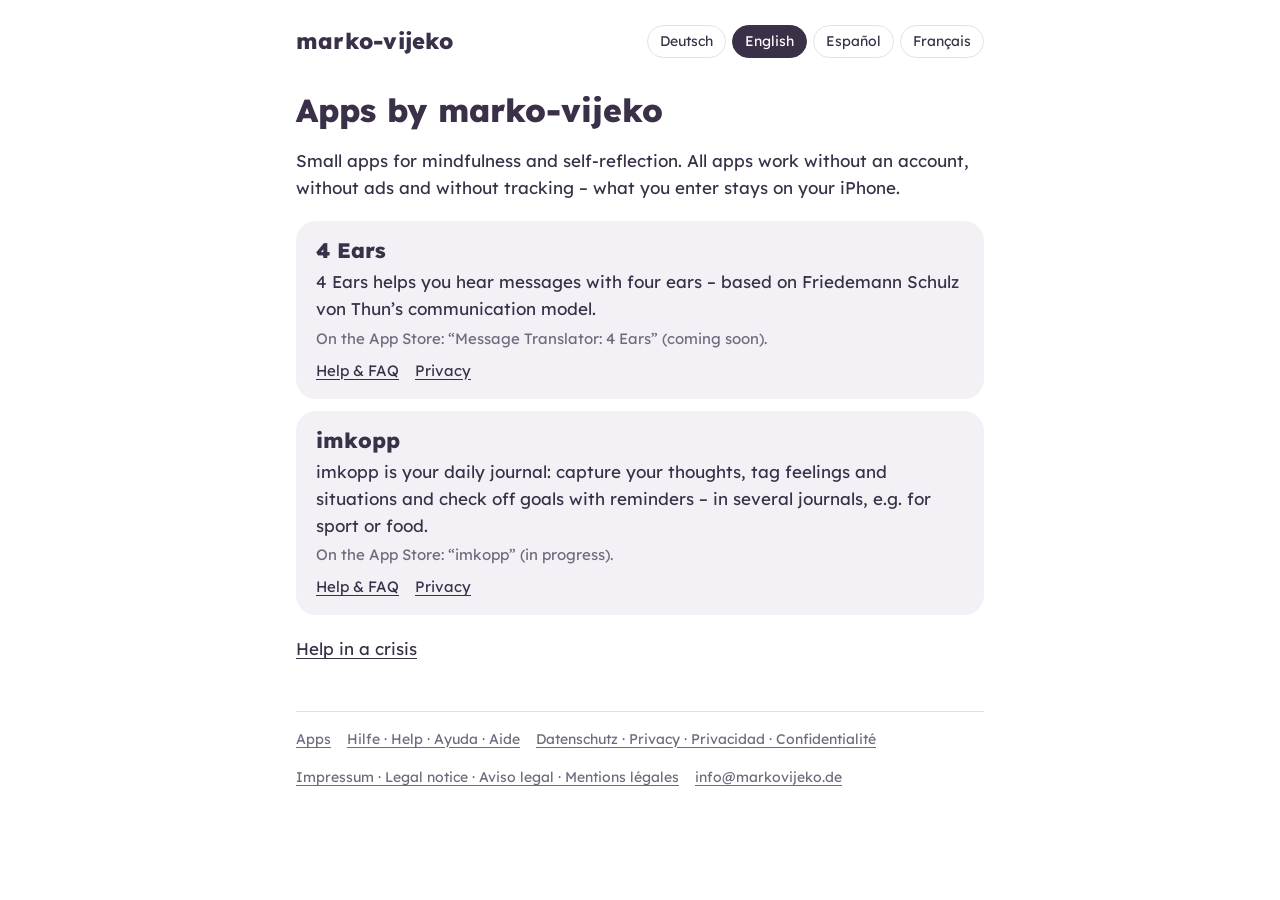
<file: index.html>
<!doctype html>
<html lang="de">
<head>
<meta charset="utf-8">
<meta name="viewport" content="width=device-width, initial-scale=1">
<title>Apps von marko-vijeko – marko-vijeko</title>
<meta name="description" content="Apps von marko-vijeko – Hilfe, Kontakt und Datenschutz.">
<link rel="stylesheet" href="seite.css">
<script src="sprache.js"></script>
</head>
<body>
<main>
  <div class="kopf">
    <a class="marke" href="./">marko-vijeko</a>
    <div class="sprachen" role="group" aria-label="Sprache / Language / Idioma / Langue">
      <button type="button" value="de" aria-pressed="false">Deutsch</button>
      <button type="button" value="en" aria-pressed="false">English</button>
      <button type="button" value="es" aria-pressed="false">Español</button>
      <button type="button" value="fr" aria-pressed="false">Français</button>
    </div>
  </div>

  <article data-lang="de" lang="de">
    <h1>Apps von marko-vijeko</h1>
    <p>Kleine Apps für Achtsamkeit und Selbstreflexion. Alle Apps funktionieren ohne Konto, ohne Werbung und ohne Tracking – was du eingibst, bleibt auf deinem iPhone.</p>
    <div class="apps">
      <div class="app">
        <h2>4 Ears</h2>
        <p>4 Ears hilft dir, Nachrichten mit vier Ohren zu hören – nach dem Kommunikationsmodell von Friedemann Schulz von Thun.</p>
        <p class="klein">Im App Store: „Message Translator: 4 Ears“ (bald verfügbar).</p>
        <nav><a href="hilfe.html?lang=de#4ears">Hilfe &amp; Fragen</a><a href="datenschutz.html?lang=de#4ears">Datenschutz</a></nav>
      </div>
      <div class="app">
        <h2>imkopp</h2>
        <p>imkopp ist dein tägliches Journal: Gedanken festhalten, Gefühle und Situationen zuordnen und Ziele mit Erinnerung abhaken – in mehreren Journalen, z. B. für Sport oder Ernährung.</p>
        <p class="klein">Im App Store: „imkopp“ (in Arbeit).</p>
        <nav><a href="hilfe.html?lang=de#myday">Hilfe &amp; Fragen</a><a href="datenschutz.html?lang=de#myday">Datenschutz</a></nav>
      </div>
      <!-- Weitere Apps hier als eigene Kachel ergänzen. -->
    </div>
    <p><a href="hilfe.html?lang=de#krise">Hilfe in Krisen</a></p>
  </article>

  <article data-lang="en" lang="en">
    <h1>Apps by marko-vijeko</h1>
    <p>Small apps for mindfulness and self-reflection. All apps work without an account, without ads and without tracking – what you enter stays on your iPhone.</p>
    <div class="apps">
      <div class="app">
        <h2>4 Ears</h2>
        <p>4 Ears helps you hear messages with four ears – based on Friedemann Schulz von Thun’s communication model.</p>
        <p class="klein">On the App Store: “Message Translator: 4 Ears” (coming soon).</p>
        <nav><a href="hilfe.html?lang=en#4ears">Help &amp; FAQ</a><a href="datenschutz.html?lang=en#4ears">Privacy</a></nav>
      </div>
      <div class="app">
        <h2>imkopp</h2>
        <p>imkopp is your daily journal: capture your thoughts, tag feelings and situations and check off goals with reminders – in several journals, e.g. for sport or food.</p>
        <p class="klein">On the App Store: “imkopp” (in progress).</p>
        <nav><a href="hilfe.html?lang=en#myday">Help &amp; FAQ</a><a href="datenschutz.html?lang=en#myday">Privacy</a></nav>
      </div>
      <!-- Weitere Apps hier als eigene Kachel ergänzen. -->
    </div>
    <p><a href="hilfe.html?lang=en#krise">Help in a crisis</a></p>
  </article>

  <article data-lang="es" lang="es">
    <h1>Apps de marko-vijeko</h1>
    <p>Pequeñas apps para la atención plena y la autorreflexión. Todas funcionan sin cuenta, sin publicidad y sin rastreo: lo que escribes se queda en tu iPhone.</p>
    <div class="apps">
      <div class="app">
        <h2>4 Ears</h2>
        <p>4 Ears te ayuda a escuchar los mensajes con cuatro orejas, según el modelo de comunicación de Friedemann Schulz von Thun.</p>
        <p class="klein">En el App Store: «Message Translator: 4 Ears» (próximamente).</p>
        <nav><a href="hilfe.html?lang=es#4ears">Ayuda y preguntas</a><a href="datenschutz.html?lang=es#4ears">Privacidad</a></nav>
      </div>
      <div class="app">
        <h2>imkopp</h2>
        <p>imkopp es tu diario: apunta tus pensamientos, asigna sentimientos y situaciones y marca metas con recordatorio, en varios diarios, por ejemplo para deporte o comidas.</p>
        <p class="klein">En el App Store: «imkopp» (en desarrollo).</p>
        <nav><a href="hilfe.html?lang=es#myday">Ayuda y preguntas</a><a href="datenschutz.html?lang=es#myday">Privacidad</a></nav>
      </div>
      <!-- Weitere Apps hier als eigene Kachel ergänzen. -->
    </div>
    <p><a href="hilfe.html?lang=es#krise">Ayuda en una crisis</a></p>
  </article>


  <article data-lang="fr" lang="fr">
    <h1>Apps de marko-vijeko</h1>
    <p>De petites apps pour la pleine conscience et la réflexion sur soi. Toutes fonctionnent sans compte, sans publicité et sans pistage – ce que tu saisis reste sur ton iPhone.</p>
    <div class="apps">
      <div class="app">
        <h2>4 Ears</h2>
        <p>4 Ears t’aide à entendre les messages avec quatre oreilles – d’après le modèle de communication de Friedemann Schulz von Thun.</p>
        <p class="klein">Sur l’App Store : « Message Translator: 4 Ears » (bientôt).</p>
        <nav><a href="hilfe.html?lang=fr#4ears">Aide &amp; FAQ</a><a href="datenschutz.html?lang=fr#4ears">Confidentialité</a></nav>
      </div>
      <div class="app">
        <h2>imkopp</h2>
        <p>imkopp est ton journal du quotidien : note tes pensées, indique tes sentiments et situations et coche tes objectifs avec des rappels – dans plusieurs journaux, par ex. pour le sport ou l’alimentation.</p>
        <p class="klein">Sur l’App Store : « imkopp » (en cours).</p>
        <nav><a href="hilfe.html?lang=fr#myday">Aide &amp; FAQ</a><a href="datenschutz.html?lang=fr#myday">Confidentialité</a></nav>
      </div>
      <!-- Weitere Apps hier als eigene Kachel ergänzen. -->
    </div>
    <p><a href="hilfe.html?lang=fr#krise">Aide en cas de crise</a></p>
  </article>
  <footer>
    <a href="./">Apps</a>
    <a href="hilfe.html">Hilfe · Help · Ayuda · Aide</a>
    <a href="datenschutz.html">Datenschutz · Privacy · Privacidad · Confidentialité</a>
    <a href="impressum.html">Impressum · Legal notice · Aviso legal · Mentions légales</a>
    <a href="mailto:info@markovijeko.de">info@markovijeko.de</a>
  </footer>
</main>
</body>
</html>
</file>
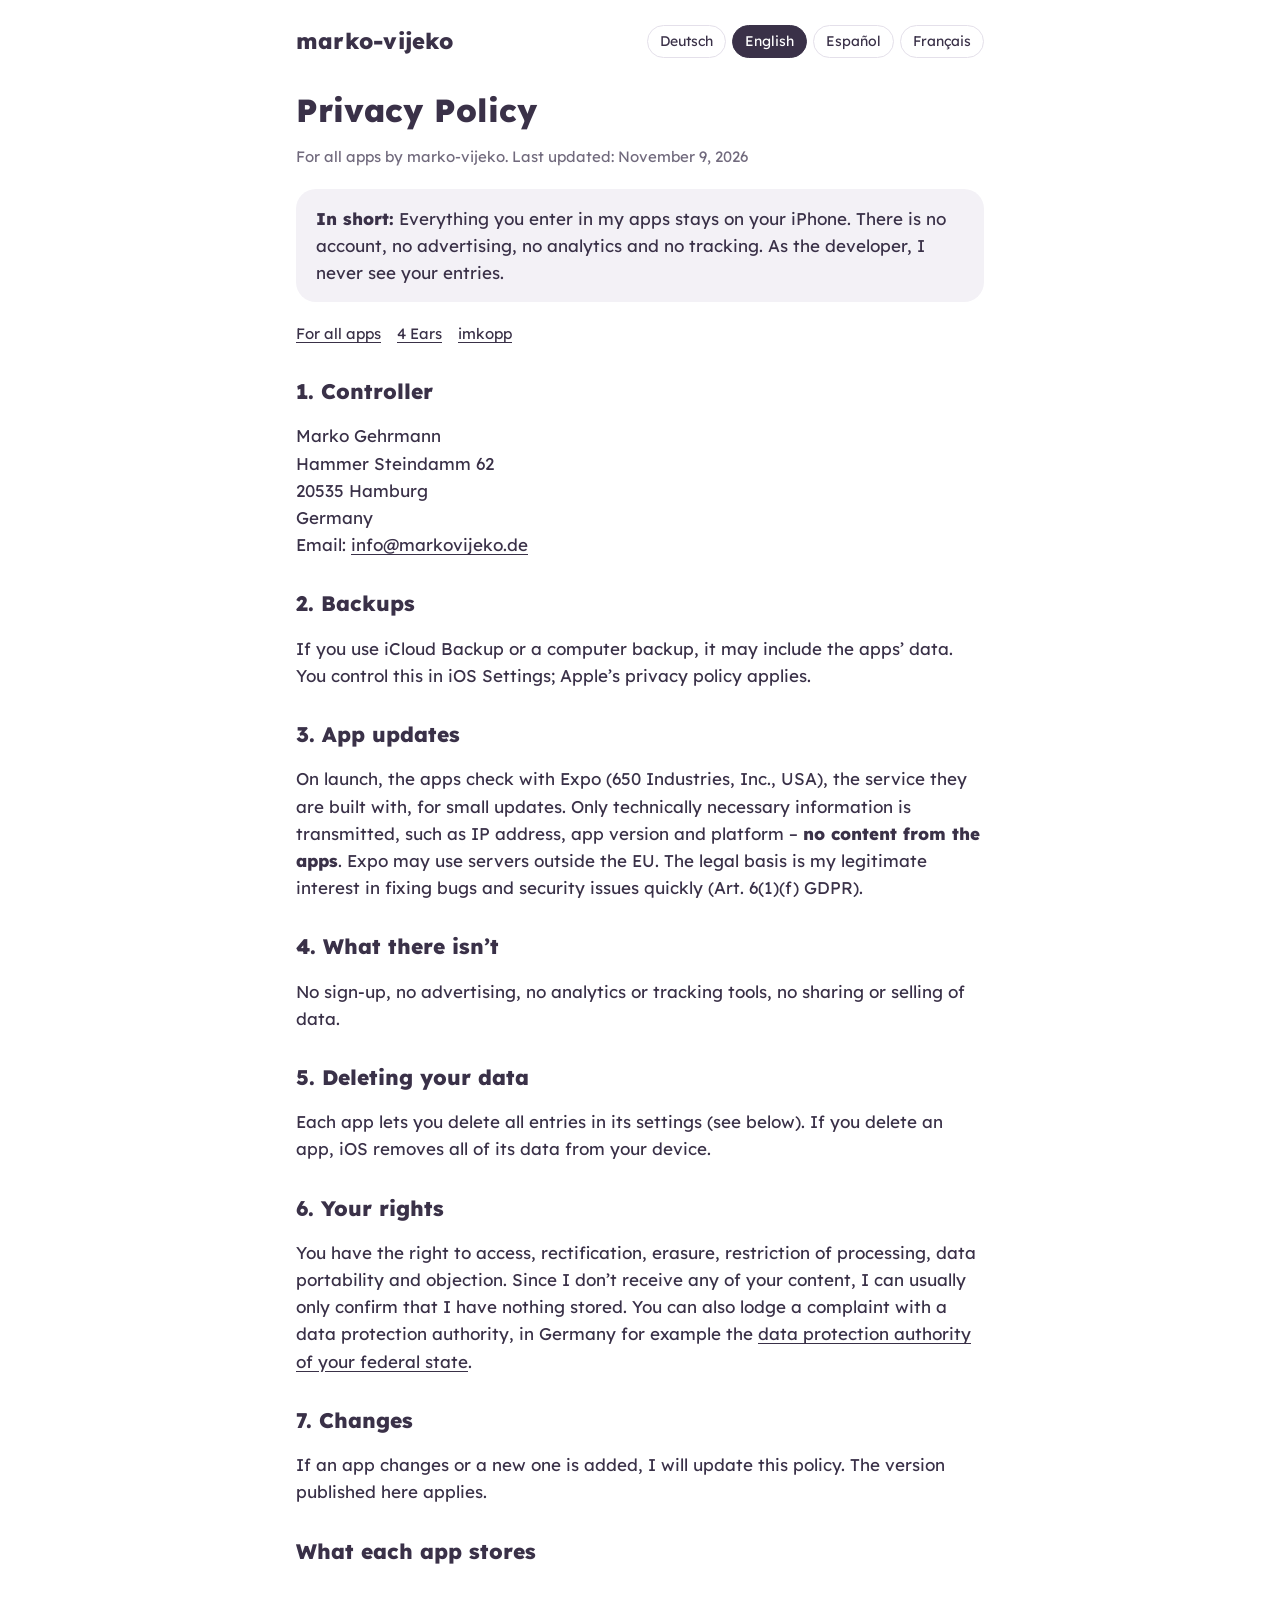
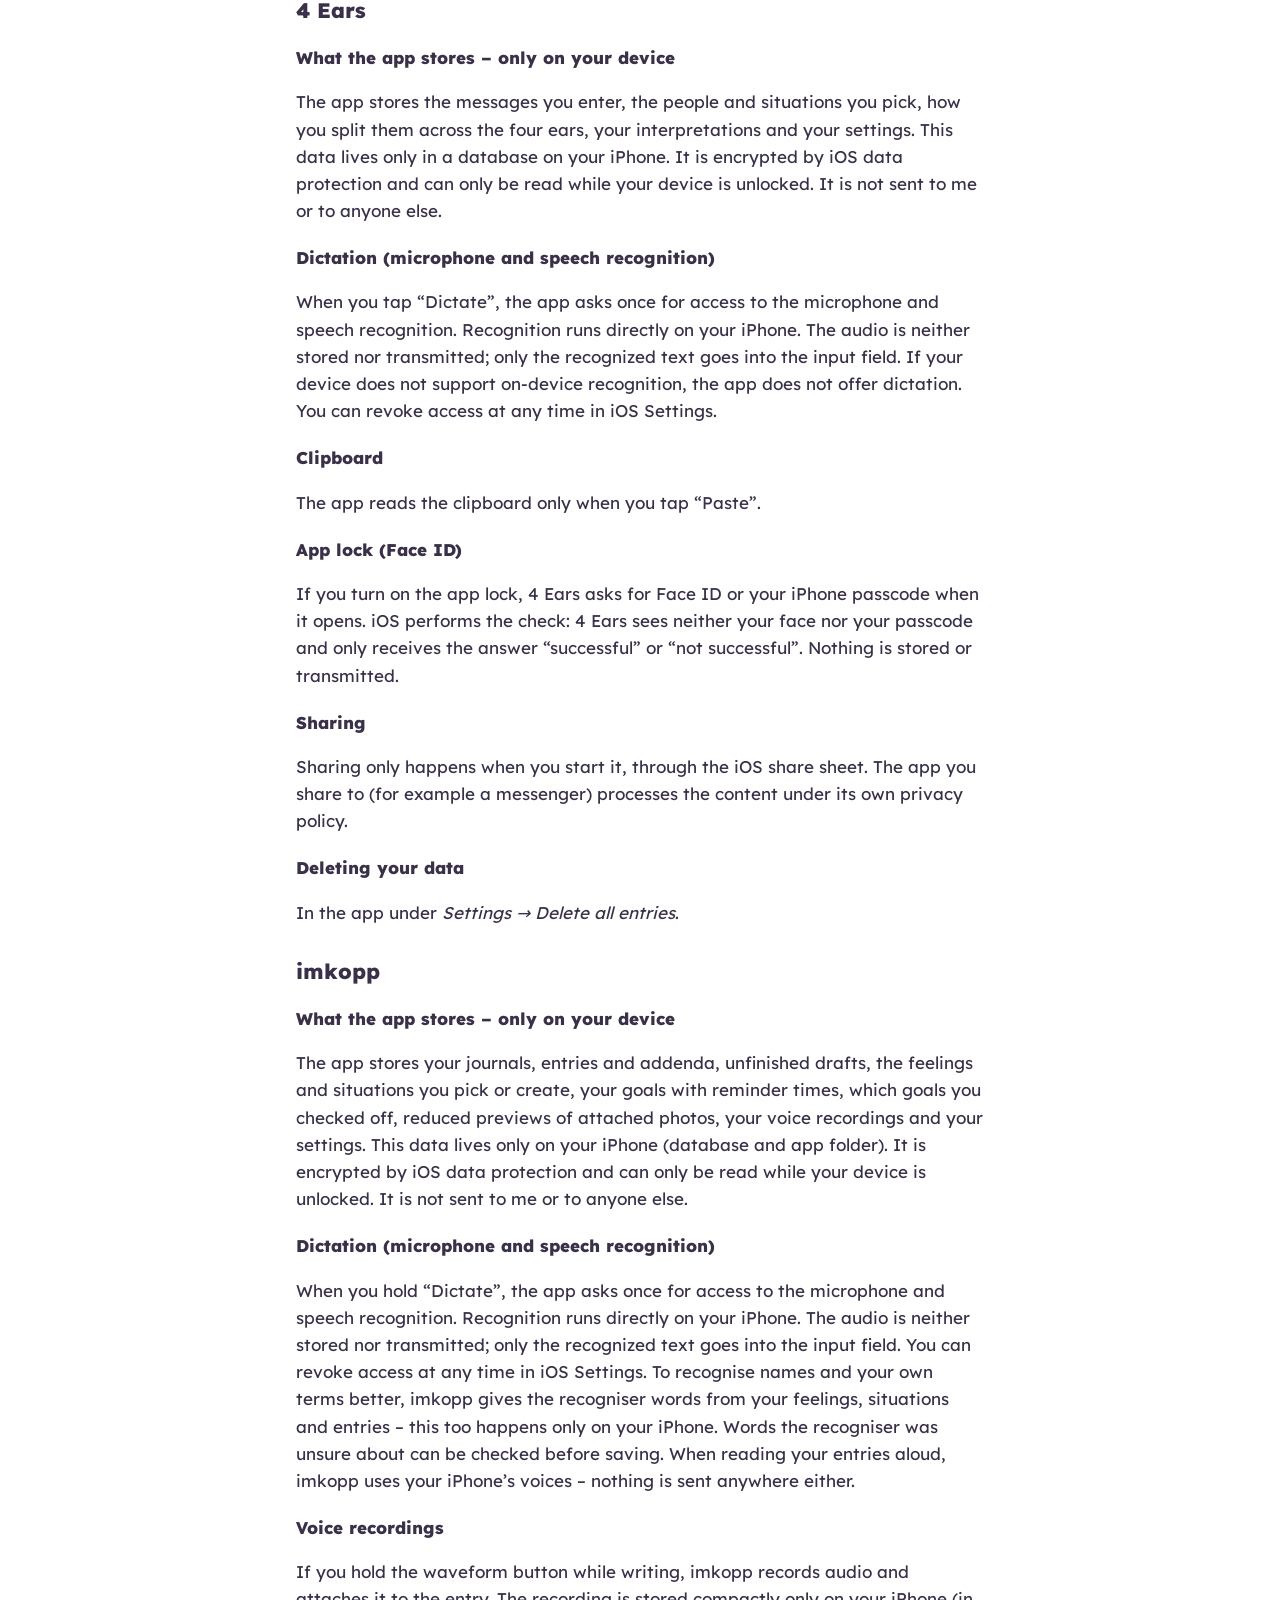
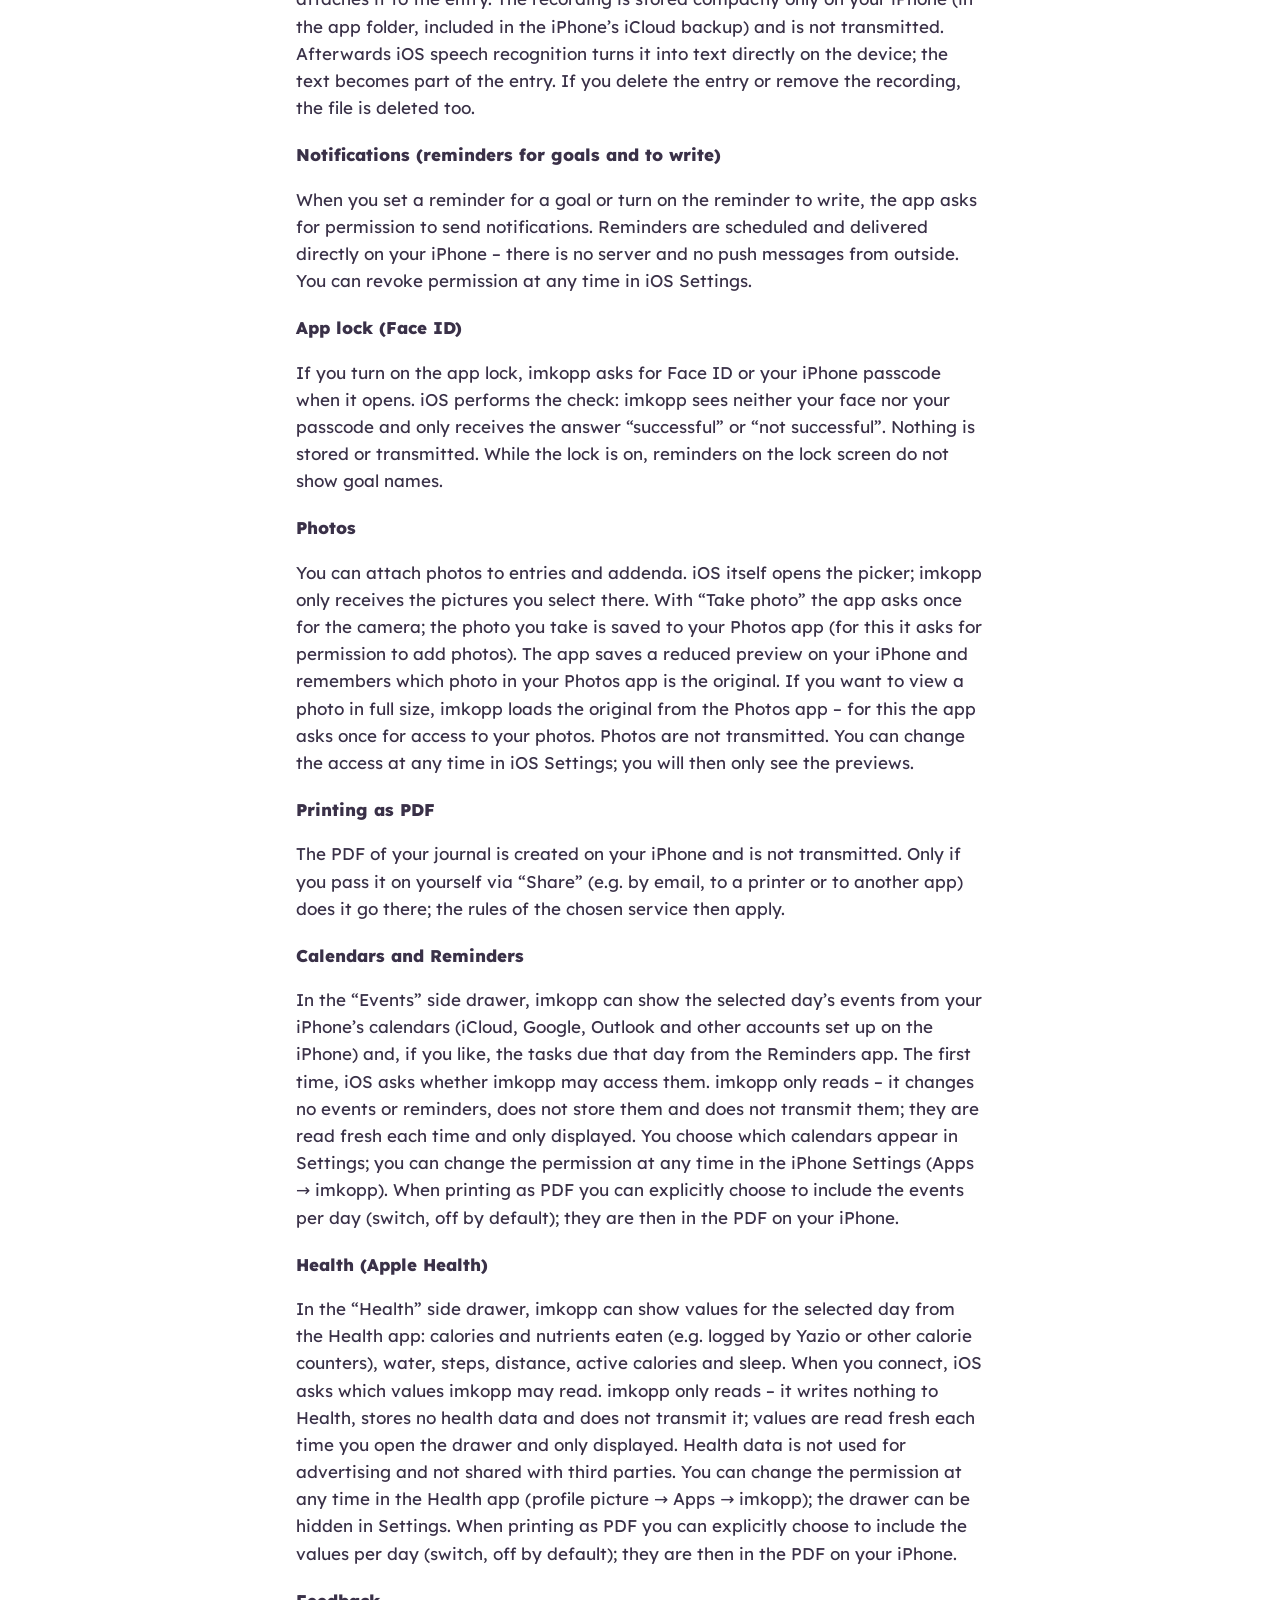
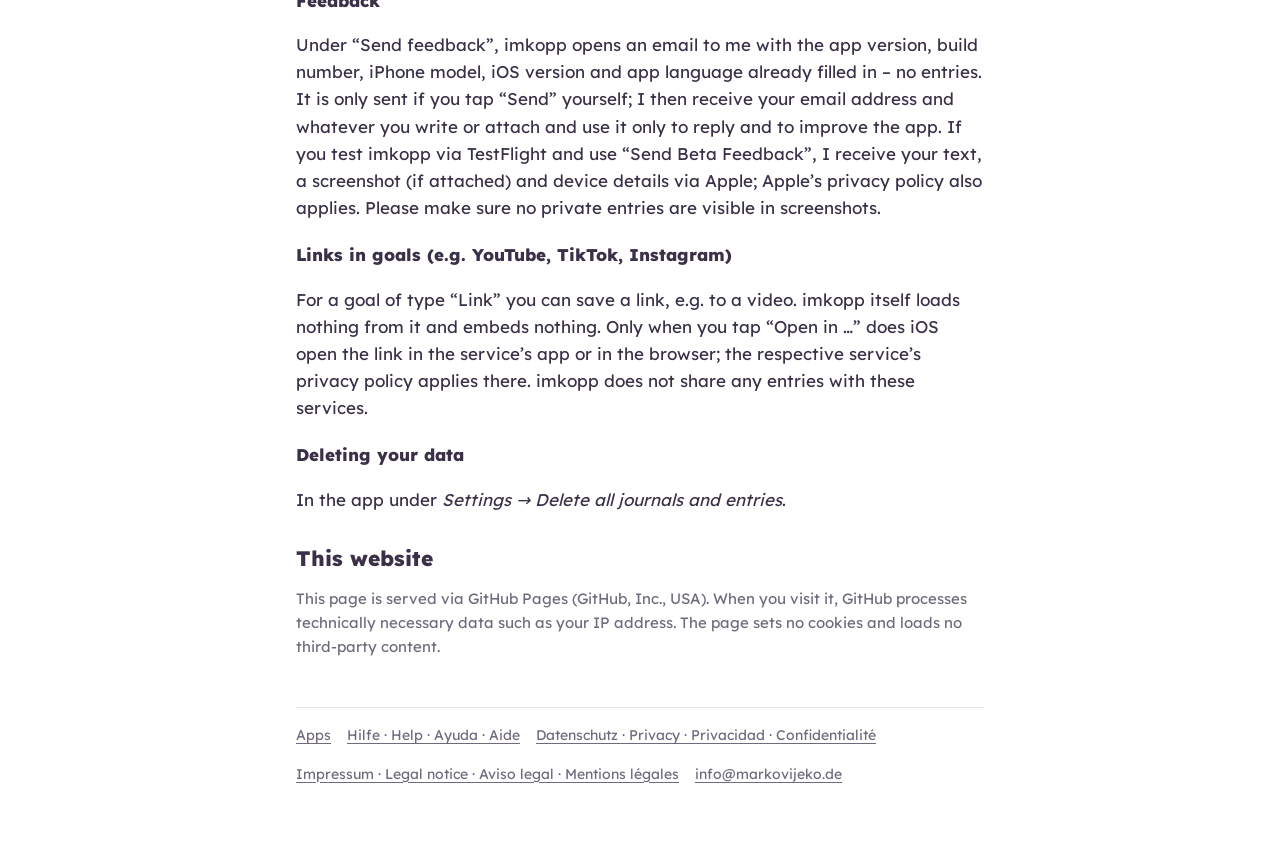
<file: datenschutz.html>
<!doctype html>
<html lang="de">
<head>
<meta charset="utf-8">
<meta name="viewport" content="width=device-width, initial-scale=1">
<title>Datenschutz – marko-vijeko</title>
<meta name="description" content="Datenschutzerklärung für alle Apps von marko-vijeko.">
<link rel="stylesheet" href="seite.css">
<script src="sprache.js"></script>
</head>
<body>
<main>
  <div class="kopf">
    <a class="marke" href="./">marko-vijeko</a>
    <div class="sprachen" role="group" aria-label="Sprache / Language / Idioma / Langue">
      <button type="button" value="de" aria-pressed="false">Deutsch</button>
      <button type="button" value="en" aria-pressed="false">English</button>
      <button type="button" value="es" aria-pressed="false">Español</button>
      <button type="button" value="fr" aria-pressed="false">Français</button>
    </div>
  </div>

  <article data-lang="de" lang="de">
    <h1>Datenschutzerklärung</h1>
    <p class="stand">Für alle Apps von marko-vijeko. Stand: 9. November 2026</p>
    <div class="kurz"><p><b>Kurz gesagt:</b> Alles, was du in meinen Apps eingibst, bleibt auf deinem iPhone. Es gibt kein Konto, keine Werbung, keine Analyse und kein Tracking. Ich als Entwickler bekomme deine Einträge nie zu sehen.</p></div>
    <p class="inhalt"><a href="#allgemein">Für alle Apps</a><a href="#4ears">4 Ears</a><a href="#myday">imkopp</a></p>

    <section data-anker="allgemein">
      <h2>1. Verantwortlich</h2>
      <p>Marko Gehrmann<br>Hammer Steindamm 62<br>20535 Hamburg<br>Deutschland<br>E-Mail: <a href="mailto:info@markovijeko.de">info@markovijeko.de</a></p>
      <h2>2. Backups</h2>
      <p>Wenn du iCloud-Backup oder ein Backup am Computer nutzt, kann es die Daten der Apps enthalten. Das steuerst du in den iOS-Einstellungen; dafür gelten die Datenschutzbestimmungen von Apple.</p>
      <h2>3. App-Aktualisierungen</h2>
      <p>Beim Start fragen die Apps bei Expo (650 Industries, Inc., USA), dem Dienst, mit dem sie gebaut sind, nach kleinen Aktualisierungen. Dabei werden nur technisch nötige Angaben übertragen, etwa IP-Adresse, App-Version und Plattform – <b>keine Inhalte aus den Apps</b>. Expo kann dafür Server außerhalb der EU nutzen. Rechtsgrundlage ist mein berechtigtes Interesse, Fehler und Sicherheitslücken schnell zu beheben (Art. 6 Abs. 1 lit. f DSGVO).</p>
      <h2>4. Was es nicht gibt</h2>
      <p>Keine Registrierung, keine Werbung, keine Analyse- oder Tracking-Werkzeuge, keine Weitergabe oder Verkauf von Daten.</p>
      <h2>5. Daten löschen</h2>
      <p>Jede App bietet in ihren Einstellungen eine Möglichkeit, alle Einträge zu löschen (siehe unten). Wenn du eine App löschst, entfernt iOS alle ihre Daten vom Gerät.</p>
      <h2>6. Deine Rechte</h2>
      <p>Du hast das Recht auf Auskunft, Berichtigung, Löschung, Einschränkung der Verarbeitung, Datenübertragbarkeit und Widerspruch. Da ich keine Inhalte von dir erhalte, kann ich dazu in der Regel nur bestätigen, dass ich nichts gespeichert habe. Du kannst dich außerdem bei einer Datenschutzbehörde beschweren, in Deutschland zum Beispiel bei der <a href="https://www.bfdi.bund.de/DE/Service/Anschriften/Laender/Laender-node.html">Datenschutzbehörde deines Bundeslandes</a>.</p>
      <h2>7. Änderungen</h2>
      <p>Ändert sich etwas an einer App oder kommt eine neue dazu, passe ich diese Erklärung an. Es gilt die hier veröffentlichte Fassung.</p>
    </section>

    <h2>Was die einzelnen Apps speichern</h2>
    <section data-anker="4ears">
      <h2>4 Ears</h2>
      <h3>Was die App speichert – nur auf deinem Gerät</h3>
      <p>Die App speichert die Nachrichten, die du eingibst, die gewählten Personen und Situationen, deine Verteilung auf die vier Ohren, deine Deutungen und deine Einstellungen. Diese Daten liegen ausschließlich in einer Datenbank auf deinem iPhone. Sie sind durch den iOS-Datenschutz verschlüsselt und nur bei entsperrtem Gerät lesbar. Sie werden nicht an mich oder an Dritte übertragen.</p>
      <h3>Diktieren (Mikrofon und Spracherkennung)</h3>
      <p>Wenn du auf „Einsprechen“ tippst, fragt die App einmalig nach Zugriff auf Mikrofon und Spracherkennung. Die Erkennung läuft direkt auf deinem iPhone. Die Aufnahme wird nicht gespeichert und nicht übertragen, nur der erkannte Text landet im Eingabefeld. Unterstützt dein Gerät keine Erkennung auf dem Gerät, bietet die App das Diktieren nicht an. Den Zugriff kannst du jederzeit in den iOS-Einstellungen widerrufen.</p>
      <h3>Zwischenablage</h3>
      <p>Die App liest die Zwischenablage nur, wenn du auf „Einfügen“ tippst.</p>
      <h3>App-Sperre (Face ID)</h3>
      <p>Schaltest du die App-Sperre ein, fragt 4 Ears beim Öffnen nach Face ID oder dem Code deines iPhones. Die Prüfung übernimmt iOS: 4 Ears sieht weder dein Gesicht noch deinen Code und erhält nur die Antwort „erfolgreich“ oder „nicht erfolgreich“. Es wird nichts gespeichert oder übertragen.</p>
      <h3>Teilen</h3>
      <p>Teilen geschieht nur, wenn du es auslöst – über das Teilen-Menü von iOS. Die App, an die du teilst (z. B. ein Messenger), verarbeitet die Inhalte nach ihren eigenen Datenschutzbestimmungen.</p>
      <h3>Daten löschen</h3>
      <p>In der App unter <i>Einstellungen → Alle Einträge löschen</i>.</p>
    </section>
    <section data-anker="myday">
      <h2>imkopp</h2>
      <h3>Was die App speichert – nur auf deinem Gerät</h3>
      <p>Die App speichert deine Journale, Einträge und Nachträge, angefangene Entwürfe, die gewählten und selbst angelegten Gefühle und Situationen, deine Ziele mit Erinnerungszeiten, welche Ziele du abgehakt hast, verkleinerte Vorschaubilder angehängter Fotos, deine Sprachaufnahmen und deine Einstellungen. Diese Daten liegen ausschließlich auf deinem iPhone (Datenbank und App-Ordner). Sie sind durch den iOS-Datenschutz verschlüsselt und nur bei entsperrtem Gerät lesbar. Sie werden nicht an mich oder an Dritte übertragen.</p>
      <h3>Diktieren (Mikrofon und Spracherkennung)</h3>
      <p>Wenn du „Einsprechen“ gedrückt hältst, fragt die App einmalig nach Zugriff auf Mikrofon und Spracherkennung. Die Erkennung läuft direkt auf deinem iPhone. Die Aufnahme wird nicht gespeichert und nicht übertragen, nur der erkannte Text landet im Eingabefeld. Den Zugriff kannst du jederzeit in den iOS-Einstellungen widerrufen. Damit Namen und eigene Begriffe besser erkannt werden, nennt imkopp der Erkennung Wörter aus deinen Gefühlen, Situationen und Einträgen – auch das geschieht nur auf dem iPhone. Wörter, bei denen die Erkennung unsicher war, kannst du vor dem Speichern prüfen. Beim Vorlesen deiner Einträge nutzt imkopp die Stimmen deines iPhones – auch dabei wird nichts verschickt.</p>
      <h3>Sprachaufnahmen</h3>
      <p>Hältst du beim Schreiben die Taste mit der Wellenform gedrückt, nimmt imkopp Ton auf und hängt ihn an den Eintrag. Die Aufnahme wird platzsparend nur auf deinem iPhone gespeichert (im App-Ordner, im iCloud-Backup des iPhones enthalten) und nicht übertragen. Danach wandelt die Spracherkennung von iOS die Aufnahme direkt auf dem Gerät in Text um; der Text wird Teil des Eintrags. Löschst du den Eintrag oder entfernst die Aufnahme, wird auch die Datei gelöscht.</p>
      <h3>Mitteilungen (Erinnerungen an Ziele und ans Schreiben)</h3>
      <p>Legst du für ein Ziel eine Erinnerung an oder schaltest du die Erinnerung zum Schreiben ein, fragt die App nach der Erlaubnis für Mitteilungen. Die Erinnerungen werden direkt auf deinem iPhone geplant und ausgelöst – es gibt keinen Server und keine Push-Nachrichten von außen. Die Erlaubnis kannst du jederzeit in den iOS-Einstellungen widerrufen.</p>
      <h3>App-Sperre (Face ID)</h3>
      <p>Schaltest du die App-Sperre ein, fragt imkopp beim Öffnen nach Face ID oder dem Code deines iPhones. Die Prüfung übernimmt iOS: imkopp sieht weder dein Gesicht noch deinen Code und erhält nur die Antwort „erfolgreich“ oder „nicht erfolgreich“. Es wird nichts gespeichert oder übertragen. Ist die Sperre an, zeigen Erinnerungen auf dem Sperrbildschirm keine Zielnamen.</p>
      <h3>Fotos</h3>
      <p>Du kannst an Einträge und Nachträge Fotos anhängen. Die Auswahl öffnet iOS selbst; imkopp erhält nur die Bilder, die du darin auswählst. Mit „Foto aufnehmen“ fragt die App einmalig nach der Kamera; das aufgenommene Foto wird in deiner Fotos-App gesichert (dafür fragt sie nach der Erlaubnis, Fotos hinzuzufügen). Davon speichert die App ein verkleinertes Vorschaubild auf deinem iPhone und merkt sich, welches Foto in deiner Fotos-App das Original ist. Möchtest du ein Foto groß ansehen, lädt imkopp das Original aus der Fotos-App – dafür fragt die App einmalig nach Zugriff auf deine Fotos. Fotos werden nicht übertragen. Den Zugriff kannst du jederzeit in den iOS-Einstellungen ändern; dann siehst du nur die Vorschaubilder.</p>
      <h3>Drucken als PDF</h3>
      <p>Das PDF deines Journals entsteht auf deinem iPhone und wird nicht übertragen. Nur wenn du es selbst über „Teilen“ weitergibst (z. B. per Mail, an einen Drucker oder in eine andere App), gelangt es dorthin; dann gelten die Regeln des gewählten Dienstes.</p>
      <h3>Kalender und Erinnerungen</h3>
      <p>Im Seitenfach „Termine“ kann imkopp die Termine des gewählten Tages aus den Kalendern deines iPhones zeigen (iCloud, Google, Outlook und andere Konten, die auf dem iPhone eingerichtet sind) und auf Wunsch die an dem Tag fälligen Aufgaben aus der App „Erinnerungen“. Beim ersten Mal fragt iOS, ob imkopp darauf zugreifen darf. imkopp liest nur – es ändert keine Termine oder Erinnerungen, speichert sie nicht und überträgt sie nicht; sie werden jedes Mal frisch gelesen und nur angezeigt. Welche Kalender erscheinen, wählst du in den Einstellungen; die Erlaubnis kannst du jederzeit in den iPhone-Einstellungen ändern (Apps → imkopp). Beim Drucken als PDF kannst du die Termine je Tag ausdrücklich mit aufnehmen lassen (Schalter, standardmäßig aus); dann stehen sie in dem PDF auf deinem iPhone.</p>
      <h3>Gesundheit (Apple Health)</h3>
      <p>Im Seitenfach „Gesundheit“ kann imkopp Werte des gewählten Tages aus der Health-App anzeigen: gegessene Kalorien und Nährwerte (z. B. eingetragen von Yazio oder anderen Kalorienzählern), Wasser, Schritte, Strecke, aktive Kalorien und Schlaf. Beim Verbinden fragt iOS, welche Werte imkopp lesen darf. imkopp liest nur – es schreibt nichts in Health, speichert keine Gesundheitswerte und überträgt sie nicht; sie werden bei jedem Öffnen des Fachs frisch gelesen und nur angezeigt. Gesundheitsdaten werden nicht für Werbung genutzt und nicht an Dritte weitergegeben. Die Erlaubnis kannst du jederzeit in der Health-App ändern (Profilbild → Apps → imkopp); das Fach lässt sich in den Einstellungen ausblenden. Beim Drucken als PDF kannst du die Werte je Tag ausdrücklich mit aufnehmen lassen (Schalter, standardmäßig aus); dann stehen sie in dem PDF auf deinem iPhone.</p>
      <h3>Feedback</h3>
      <p>Unter „Feedback geben“ öffnet imkopp eine E-Mail an mich, in der App-Version, Build-Nummer, iPhone-Modell, iOS-Version und App-Sprache schon eingetragen sind – keine Einträge. Abgeschickt wird sie nur, wenn du selbst auf „Senden“ tippst; dann erhalte ich deine E-Mail-Adresse und was du schreibst oder anhängst und nutze es nur, um dir zu antworten und die App zu verbessern. Wenn du imkopp über TestFlight testest und dort „Beta-Feedback senden“ nutzt, bekomme ich über Apple deinen Text, ein Bildschirmfoto (falls angehängt) und Angaben zum Gerät; dafür gilt zusätzlich die Datenschutzerklärung von Apple. Bitte achte darauf, dass auf Bildschirmfotos keine privaten Einträge zu sehen sind.</p>
      <h3>Links bei Zielen (z. B. YouTube, TikTok, Instagram)</h3>
      <p>Bei einem Ziel der Art „Link“ kannst du einen Link speichern, z. B. zu einem Video. imkopp lädt davon selbst nichts und bettet nichts ein. Erst wenn du auf „In … öffnen“ tippst, öffnet iOS den Link in der App des Dienstes oder im Browser; dort gelten die Datenschutzbestimmungen des jeweiligen Dienstes. imkopp gibt keine Einträge an diese Dienste weiter.</p>
      <h3>Daten löschen</h3>
      <p>In der App unter <i>Einstellungen → Alle Journale und Einträge löschen</i>.</p>
    </section>
    <!-- Weitere Apps: <section data-anker="…"> … </section> -->

    <h2>Diese Webseite</h2>
    <p class="klein">Diese Seite wird über GitHub Pages (GitHub, Inc., USA) bereitgestellt. Beim Aufruf verarbeitet GitHub technisch nötige Daten wie deine IP-Adresse. Die Seite setzt keine Cookies und lädt keine Inhalte von Dritten.</p>
  </article>

  <article data-lang="en" lang="en">
    <h1>Privacy Policy</h1>
    <p class="stand">For all apps by marko-vijeko. Last updated: November 9, 2026</p>
    <div class="kurz"><p><b>In short:</b> Everything you enter in my apps stays on your iPhone. There is no account, no advertising, no analytics and no tracking. As the developer, I never see your entries.</p></div>
    <p class="inhalt"><a href="#allgemein">For all apps</a><a href="#4ears">4 Ears</a><a href="#myday">imkopp</a></p>

    <section data-anker="allgemein">
      <h2>1. Controller</h2>
      <p>Marko Gehrmann<br>Hammer Steindamm 62<br>20535 Hamburg<br>Germany<br>Email: <a href="mailto:info@markovijeko.de">info@markovijeko.de</a></p>
      <h2>2. Backups</h2>
      <p>If you use iCloud Backup or a computer backup, it may include the apps’ data. You control this in iOS Settings; Apple’s privacy policy applies.</p>
      <h2>3. App updates</h2>
      <p>On launch, the apps check with Expo (650 Industries, Inc., USA), the service they are built with, for small updates. Only technically necessary information is transmitted, such as IP address, app version and platform – <b>no content from the apps</b>. Expo may use servers outside the EU. The legal basis is my legitimate interest in fixing bugs and security issues quickly (Art. 6(1)(f) GDPR).</p>
      <h2>4. What there isn’t</h2>
      <p>No sign-up, no advertising, no analytics or tracking tools, no sharing or selling of data.</p>
      <h2>5. Deleting your data</h2>
      <p>Each app lets you delete all entries in its settings (see below). If you delete an app, iOS removes all of its data from your device.</p>
      <h2>6. Your rights</h2>
      <p>You have the right to access, rectification, erasure, restriction of processing, data portability and objection. Since I don’t receive any of your content, I can usually only confirm that I have nothing stored. You can also lodge a complaint with a data protection authority, in Germany for example the <a href="https://www.bfdi.bund.de/DE/Service/Anschriften/Laender/Laender-node.html">data protection authority of your federal state</a>.</p>
      <h2>7. Changes</h2>
      <p>If an app changes or a new one is added, I will update this policy. The version published here applies.</p>
    </section>

    <h2>What each app stores</h2>
    <section data-anker="4ears">
      <h2>4 Ears</h2>
      <h3>What the app stores – only on your device</h3>
      <p>The app stores the messages you enter, the people and situations you pick, how you split them across the four ears, your interpretations and your settings. This data lives only in a database on your iPhone. It is encrypted by iOS data protection and can only be read while your device is unlocked. It is not sent to me or to anyone else.</p>
      <h3>Dictation (microphone and speech recognition)</h3>
      <p>When you tap “Dictate”, the app asks once for access to the microphone and speech recognition. Recognition runs directly on your iPhone. The audio is neither stored nor transmitted; only the recognized text goes into the input field. If your device does not support on-device recognition, the app does not offer dictation. You can revoke access at any time in iOS Settings.</p>
      <h3>Clipboard</h3>
      <p>The app reads the clipboard only when you tap “Paste”.</p>
      <h3>App lock (Face ID)</h3>
      <p>If you turn on the app lock, 4 Ears asks for Face ID or your iPhone passcode when it opens. iOS performs the check: 4 Ears sees neither your face nor your passcode and only receives the answer “successful” or “not successful”. Nothing is stored or transmitted.</p>
      <h3>Sharing</h3>
      <p>Sharing only happens when you start it, through the iOS share sheet. The app you share to (for example a messenger) processes the content under its own privacy policy.</p>
      <h3>Deleting your data</h3>
      <p>In the app under <i>Settings → Delete all entries</i>.</p>
    </section>
    <section data-anker="myday">
      <h2>imkopp</h2>
      <h3>What the app stores – only on your device</h3>
      <p>The app stores your journals, entries and addenda, unfinished drafts, the feelings and situations you pick or create, your goals with reminder times, which goals you checked off, reduced previews of attached photos, your voice recordings and your settings. This data lives only on your iPhone (database and app folder). It is encrypted by iOS data protection and can only be read while your device is unlocked. It is not sent to me or to anyone else.</p>
      <h3>Dictation (microphone and speech recognition)</h3>
      <p>When you hold “Dictate”, the app asks once for access to the microphone and speech recognition. Recognition runs directly on your iPhone. The audio is neither stored nor transmitted; only the recognized text goes into the input field. You can revoke access at any time in iOS Settings. To recognise names and your own terms better, imkopp gives the recogniser words from your feelings, situations and entries – this too happens only on your iPhone. Words the recogniser was unsure about can be checked before saving. When reading your entries aloud, imkopp uses your iPhone’s voices – nothing is sent anywhere either.</p>
      <h3>Voice recordings</h3>
      <p>If you hold the waveform button while writing, imkopp records audio and attaches it to the entry. The recording is stored compactly only on your iPhone (in the app folder, included in the iPhone’s iCloud backup) and is not transmitted. Afterwards iOS speech recognition turns it into text directly on the device; the text becomes part of the entry. If you delete the entry or remove the recording, the file is deleted too.</p>
      <h3>Notifications (reminders for goals and to write)</h3>
      <p>When you set a reminder for a goal or turn on the reminder to write, the app asks for permission to send notifications. Reminders are scheduled and delivered directly on your iPhone – there is no server and no push messages from outside. You can revoke permission at any time in iOS Settings.</p>
      <h3>App lock (Face ID)</h3>
      <p>If you turn on the app lock, imkopp asks for Face ID or your iPhone passcode when it opens. iOS performs the check: imkopp sees neither your face nor your passcode and only receives the answer “successful” or “not successful”. Nothing is stored or transmitted. While the lock is on, reminders on the lock screen do not show goal names.</p>
      <h3>Photos</h3>
      <p>You can attach photos to entries and addenda. iOS itself opens the picker; imkopp only receives the pictures you select there. With “Take photo” the app asks once for the camera; the photo you take is saved to your Photos app (for this it asks for permission to add photos). The app saves a reduced preview on your iPhone and remembers which photo in your Photos app is the original. If you want to view a photo in full size, imkopp loads the original from the Photos app – for this the app asks once for access to your photos. Photos are not transmitted. You can change the access at any time in iOS Settings; you will then only see the previews.</p>
      <h3>Printing as PDF</h3>
      <p>The PDF of your journal is created on your iPhone and is not transmitted. Only if you pass it on yourself via “Share” (e.g. by email, to a printer or to another app) does it go there; the rules of the chosen service then apply.</p>
      <h3>Calendars and Reminders</h3>
      <p>In the “Events” side drawer, imkopp can show the selected day’s events from your iPhone’s calendars (iCloud, Google, Outlook and other accounts set up on the iPhone) and, if you like, the tasks due that day from the Reminders app. The first time, iOS asks whether imkopp may access them. imkopp only reads – it changes no events or reminders, does not store them and does not transmit them; they are read fresh each time and only displayed. You choose which calendars appear in Settings; you can change the permission at any time in the iPhone Settings (Apps → imkopp). When printing as PDF you can explicitly choose to include the events per day (switch, off by default); they are then in the PDF on your iPhone.</p>
      <h3>Health (Apple Health)</h3>
      <p>In the “Health” side drawer, imkopp can show values for the selected day from the Health app: calories and nutrients eaten (e.g. logged by Yazio or other calorie counters), water, steps, distance, active calories and sleep. When you connect, iOS asks which values imkopp may read. imkopp only reads – it writes nothing to Health, stores no health data and does not transmit it; values are read fresh each time you open the drawer and only displayed. Health data is not used for advertising and not shared with third parties. You can change the permission at any time in the Health app (profile picture → Apps → imkopp); the drawer can be hidden in Settings. When printing as PDF you can explicitly choose to include the values per day (switch, off by default); they are then in the PDF on your iPhone.</p>
      <h3>Feedback</h3>
      <p>Under “Send feedback”, imkopp opens an email to me with the app version, build number, iPhone model, iOS version and app language already filled in – no entries. It is only sent if you tap “Send” yourself; I then receive your email address and whatever you write or attach and use it only to reply and to improve the app. If you test imkopp via TestFlight and use “Send Beta Feedback”, I receive your text, a screenshot (if attached) and device details via Apple; Apple’s privacy policy also applies. Please make sure no private entries are visible in screenshots.</p>
      <h3>Links in goals (e.g. YouTube, TikTok, Instagram)</h3>
      <p>For a goal of type “Link” you can save a link, e.g. to a video. imkopp itself loads nothing from it and embeds nothing. Only when you tap “Open in …” does iOS open the link in the service’s app or in the browser; the respective service’s privacy policy applies there. imkopp does not share any entries with these services.</p>
      <h3>Deleting your data</h3>
      <p>In the app under <i>Settings → Delete all journals and entries</i>.</p>
    </section>
    <!-- Weitere Apps: <section data-anker="…"> … </section> -->

    <h2>This website</h2>
    <p class="klein">This page is served via GitHub Pages (GitHub, Inc., USA). When you visit it, GitHub processes technically necessary data such as your IP address. The page sets no cookies and loads no third-party content.</p>
  </article>

  <article data-lang="es" lang="es">
    <h1>Política de privacidad</h1>
    <p class="stand">Para todas las apps de marko-vijeko. Última actualización: 9 de noviembre de 2026</p>
    <div class="kurz"><p><b>En resumen:</b> todo lo que escribes en mis apps se queda en tu iPhone. No hay cuenta, ni publicidad, ni análisis, ni rastreo. Como desarrollador, nunca veo tus entradas.</p></div>
    <p class="inhalt"><a href="#allgemein">Para todas las apps</a><a href="#4ears">4 Ears</a><a href="#myday">imkopp</a></p>

    <section data-anker="allgemein">
      <h2>1. Responsable</h2>
      <p>Marko Gehrmann<br>Hammer Steindamm 62<br>20535 Hamburg<br>Alemania<br>Correo: <a href="mailto:info@markovijeko.de">info@markovijeko.de</a></p>
      <h2>2. Copias de seguridad</h2>
      <p>Si usas la copia de seguridad de iCloud o del ordenador, puede incluir los datos de las apps. Esto se controla en los Ajustes de iOS; se aplica la política de privacidad de Apple.</p>
      <h2>3. Actualizaciones de la app</h2>
      <p>Al iniciarse, las apps consultan a Expo (650 Industries, Inc., EE. UU.), el servicio con el que están hechas, si hay pequeñas actualizaciones. Solo se transmiten datos técnicamente necesarios, como la dirección IP, la versión de la app y la plataforma – <b>ningún contenido de las apps</b>. Expo puede usar servidores fuera de la UE. La base jurídica es mi interés legítimo en corregir errores y fallos de seguridad con rapidez (art. 6.1.f del RGPD).</p>
      <h2>4. Lo que no hay</h2>
      <p>Ni registro, ni publicidad, ni herramientas de análisis o rastreo, ni cesión o venta de datos.</p>
      <h2>5. Borrar tus datos</h2>
      <p>Cada app permite borrar todas las entradas en sus ajustes (ver abajo). Si eliminas una app, iOS borra todos sus datos del dispositivo.</p>
      <h2>6. Tus derechos</h2>
      <p>Tienes derecho de acceso, rectificación, supresión, limitación del tratamiento, portabilidad y oposición. Como no recibo ningún contenido tuyo, normalmente solo puedo confirmar que no tengo nada guardado. También puedes presentar una reclamación ante una autoridad de protección de datos; en Alemania, por ejemplo, la <a href="https://www.bfdi.bund.de/DE/Service/Anschriften/Laender/Laender-node.html">autoridad de protección de datos de tu estado federado</a>.</p>
      <h2>7. Cambios</h2>
      <p>Si una app cambia o se añade una nueva, actualizaré esta política. Se aplica la versión publicada aquí.</p>
    </section>

    <h2>Qué guarda cada app</h2>
    <section data-anker="4ears">
      <h2>4 Ears</h2>
      <h3>Qué guarda la app – solo en tu dispositivo</h3>
      <p>La app guarda los mensajes que escribes, las personas y situaciones que eliges, cómo los repartes entre las cuatro orejas, tus interpretaciones y tus ajustes. Estos datos están únicamente en una base de datos en tu iPhone. Están cifrados por la protección de datos de iOS y solo se pueden leer con el dispositivo desbloqueado. No se envían ni a mí ni a terceros.</p>
      <h3>Dictado (micrófono y reconocimiento de voz)</h3>
      <p>Al tocar «Dictar», la app pide una vez acceso al micrófono y al reconocimiento de voz. El reconocimiento se realiza directamente en tu iPhone. El audio no se guarda ni se transmite; solo el texto reconocido llega al campo de entrada. Si tu dispositivo no admite el reconocimiento en el propio dispositivo, la app no ofrece el dictado. Puedes retirar el acceso en cualquier momento en los Ajustes de iOS.</p>
      <h3>Portapapeles</h3>
      <p>La app solo lee el portapapeles cuando tocas «Pegar».</p>
      <h3>Bloqueo de la app (Face ID)</h3>
      <p>Si activas el bloqueo, 4 Ears pide Face ID o el código de tu iPhone al abrirse. La comprobación la realiza iOS: 4 Ears no ve ni tu cara ni tu código y solo recibe la respuesta «correcto» o «incorrecto». No se guarda ni se transmite nada.</p>
      <h3>Compartir</h3>
      <p>Solo se comparte cuando tú lo inicias, mediante el menú de compartir de iOS. La app con la que compartes (por ejemplo, un servicio de mensajería) trata el contenido según su propia política de privacidad.</p>
      <h3>Borrar tus datos</h3>
      <p>En la app, en <i>Ajustes → Borrar todas las entradas</i>.</p>
    </section>
    <section data-anker="myday">
      <h2>imkopp</h2>
      <h3>Qué guarda la app – solo en tu dispositivo</h3>
      <p>La app guarda tus diarios, entradas y notas posteriores, los borradores a medias, los sentimientos y situaciones que eliges o creas, tus metas con sus horas de recordatorio, qué metas has marcado como hechas, vistas previas reducidas de las fotos adjuntas, tus grabaciones de voz y tus ajustes. Estos datos están únicamente en tu iPhone (base de datos y carpeta de la app). Están cifrados por la protección de datos de iOS y solo se pueden leer con el dispositivo desbloqueado. No se envían ni a mí ni a terceros.</p>
      <h3>Dictado (micrófono y reconocimiento de voz)</h3>
      <p>Al mantener pulsado «Dictar», la app pide una vez acceso al micrófono y al reconocimiento de voz. El reconocimiento se realiza directamente en tu iPhone. El audio no se guarda ni se transmite; solo el texto reconocido llega al campo de entrada. Puedes retirar el acceso en cualquier momento en los Ajustes de iOS. Para reconocer mejor nombres y términos propios, imkopp le da al reconocimiento palabras de tus sentimientos, situaciones y entradas; también esto ocurre solo en el iPhone. Las palabras en las que el reconocimiento dudó se pueden revisar antes de guardar. Al leer tus entradas en voz alta, imkopp usa las voces de tu iPhone; tampoco se envía nada.</p>
      <h3>Grabaciones de voz</h3>
      <p>Si mantienes pulsado el botón con la onda al escribir, imkopp graba audio y lo adjunta a la entrada. La grabación se guarda de forma compacta solo en tu iPhone (en la carpeta de la app, incluida en la copia de iCloud del iPhone) y no se transmite. Después, el reconocimiento de voz de iOS la convierte en texto directamente en el dispositivo; el texto pasa a formar parte de la entrada. Si borras la entrada o quitas la grabación, también se borra el archivo.</p>
      <h3>Notificaciones (recordatorios de metas y para escribir)</h3>
      <p>Cuando creas un recordatorio para una meta o activas el recordatorio para escribir, la app pide permiso para enviar notificaciones. Los recordatorios se programan y se muestran directamente en tu iPhone: no hay servidor ni mensajes push desde fuera. Puedes retirar el permiso en cualquier momento en los Ajustes de iOS.</p>
      <h3>Bloqueo de la app (Face ID)</h3>
      <p>Si activas el bloqueo, imkopp pide Face ID o el código de tu iPhone al abrirse. La comprobación la realiza iOS: imkopp no ve ni tu cara ni tu código y solo recibe la respuesta «correcto» o «incorrecto». No se guarda ni se transmite nada. Con el bloqueo activado, los recordatorios en la pantalla bloqueada no muestran nombres de metas.</p>
      <h3>Fotos</h3>
      <p>Puedes adjuntar fotos a entradas y notas posteriores. El propio iOS abre el selector; imkopp solo recibe las imágenes que eliges allí. Con «Hacer foto» la app pide una vez acceso a la cámara; la foto se guarda en tu app Fotos (para ello pide permiso para añadir fotos). La app guarda una vista previa reducida en tu iPhone y recuerda qué foto de tu app Fotos es el original. Si quieres ver una foto en grande, imkopp carga el original desde la app Fotos; para ello la app pide una vez acceso a tus fotos. Las fotos no se transmiten. Puedes cambiar el acceso en cualquier momento en los Ajustes de iOS; entonces solo verás las vistas previas.</p>
      <h3>Imprimir como PDF</h3>
      <p>El PDF de tu diario se crea en tu iPhone y no se transmite. Solo si lo compartes tú mismo con «Compartir» (p. ej. por correo, a una impresora o a otra app) llega allí; entonces se aplican las reglas del servicio elegido.</p>
      <h3>Calendarios y Recordatorios</h3>
      <p>En el cajón lateral «Citas», imkopp puede mostrar las citas del día elegido de los calendarios de tu iPhone (iCloud, Google, Outlook y otras cuentas configuradas en el iPhone) y, si quieres, las tareas de la app Recordatorios que vencen ese día. La primera vez, iOS pregunta si imkopp puede acceder a ellos. imkopp solo lee: no cambia citas ni recordatorios, no los guarda ni los transmite; se leen de nuevo cada vez y solo se muestran. Qué calendarios aparecen lo eliges en Ajustes; puedes cambiar el permiso en cualquier momento en Ajustes del iPhone (Apps → imkopp). Al imprimir como PDF puedes incluir expresamente las citas de cada día (interruptor, desactivado por defecto); entonces aparecen en el PDF en tu iPhone.</p>
      <h3>Salud (Apple Salud)</h3>
      <p>En el cajón lateral «Salud», imkopp puede mostrar valores del día elegido de la app Salud: calorías y nutrientes ingeridos (p. ej. registrados por Yazio u otros contadores de calorías), agua, pasos, distancia, calorías activas y sueño. Al conectar, iOS pregunta qué valores puede leer imkopp. imkopp solo lee: no escribe nada en Salud, no guarda datos de salud ni los transmite; se leen de nuevo cada vez que abres el cajón y solo se muestran. Los datos de salud no se usan para publicidad ni se comparten con terceros. Puedes cambiar el permiso en cualquier momento en la app Salud (foto de perfil → Apps → imkopp); el cajón se puede ocultar en Ajustes. Al imprimir como PDF puedes incluir expresamente los valores de cada día (interruptor, desactivado por defecto); entonces aparecen en el PDF en tu iPhone.</p>
      <h3>Comentarios</h3>
      <p>En «Enviar comentarios», imkopp abre un correo dirigido a mí con la versión de la app, el número de build, el modelo de iPhone, la versión de iOS y el idioma de la app ya rellenados, sin ninguna entrada. Solo se envía si tú mismo tocas «Enviar»; entonces recibo tu dirección de correo y lo que escribas o adjuntes, y lo uso solo para responderte y mejorar la app. Si pruebas imkopp con TestFlight y usas «Enviar comentarios de la beta», recibo a través de Apple tu texto, una captura (si la adjuntas) y datos del dispositivo; también se aplica la política de privacidad de Apple. Asegúrate de que no se vean entradas privadas en las capturas.</p>
      <h3>Enlaces en metas (p. ej. YouTube, TikTok, Instagram)</h3>
      <p>En una meta de tipo «Enlace» puedes guardar un enlace, p. ej. a un vídeo. imkopp no carga ni integra nada. Solo cuando tocas «Abrir en …», iOS abre el enlace en la app del servicio o en el navegador; allí se aplica la política de privacidad de cada servicio. imkopp no comparte ninguna entrada con estos servicios.</p>
      <h3>Borrar tus datos</h3>
      <p>En la app, en <i>Ajustes → Borrar todos los diarios y entradas</i>.</p>
    </section>
    <!-- Weitere Apps: <section data-anker="…"> … </section> -->

    <h2>Esta página web</h2>
    <p class="klein">Esta página se sirve mediante GitHub Pages (GitHub, Inc., EE. UU.). Al visitarla, GitHub trata datos técnicamente necesarios como tu dirección IP. La página no usa cookies ni carga contenido de terceros.</p>
  </article>


  <article data-lang="fr" lang="fr">
    <h1>Politique de confidentialité</h1>
    <p class="stand">Pour toutes les apps de marko-vijeko. Dernière mise à jour : 9 novembre 2026</p>
    <div class="kurz"><p><b>En bref :</b> tout ce que tu saisis dans mes apps reste sur ton iPhone. Pas de compte, pas de publicité, pas d’outils d’analyse ni de pistage. En tant que développeur, je ne vois jamais tes entrées.</p></div>
    <p class="inhalt"><a href="#allgemein">Pour toutes les apps</a><a href="#4ears">4 Ears</a><a href="#myday">imkopp</a></p>

    <section data-anker="allgemein">
      <h2>1. Responsable</h2>
      <p>Marko Gehrmann<br>Hammer Steindamm 62<br>20535 Hamburg<br>Allemagne<br>E-mail : <a href="mailto:info@markovijeko.de">info@markovijeko.de</a></p>
      <h2>2. Sauvegardes</h2>
      <p>Si tu utilises la sauvegarde iCloud ou une sauvegarde sur ordinateur, elle peut contenir les données des apps. Tu le contrôles dans les réglages d’iOS ; la politique de confidentialité d’Apple s’applique.</p>
      <h2>3. Mises à jour des apps</h2>
      <p>Au démarrage, les apps vérifient auprès d’Expo (650 Industries, Inc., États-Unis), le service avec lequel elles sont conçues, s’il existe de petites mises à jour. Seules des informations techniquement nécessaires sont transmises, comme l’adresse IP, la version de l’app et la plateforme – <b>aucun contenu des apps</b>. Expo peut utiliser des serveurs situés hors de l’UE. La base juridique est mon intérêt légitime à corriger rapidement les erreurs et les failles de sécurité (art. 6, par. 1, point f du RGPD).</p>
      <h2>4. Ce qu’il n’y a pas</h2>
      <p>Pas d’inscription, pas de publicité, pas d’outils d’analyse ni de pistage, pas de transmission ni de vente de données.</p>
      <h2>5. Supprimer tes données</h2>
      <p>Chaque app permet de supprimer toutes les entrées dans ses réglages (voir ci-dessous). Si tu supprimes une app, iOS efface toutes ses données de ton appareil.</p>
      <h2>6. Tes droits</h2>
      <p>Tu as le droit d’accès, de rectification, d’effacement, de limitation du traitement, de portabilité des données et d’opposition. Comme je ne reçois aucun de tes contenus, je ne peux en général que confirmer que je n’ai rien enregistré. Tu peux aussi déposer une réclamation auprès d’une autorité de protection des données, en Allemagne par exemple l’<a href="https://www.bfdi.bund.de/DE/Service/Anschriften/Laender/Laender-node.html">autorité de ton Land</a>, en France la <a href="https://www.cnil.fr">CNIL</a>.</p>
      <h2>7. Modifications</h2>
      <p>Si une app change ou si une nouvelle s’ajoute, je mets à jour cette politique. La version publiée ici fait foi.</p>
    </section>

    <h2>Ce que chaque app enregistre</h2>
    <section data-anker="4ears">
      <h2>4 Ears</h2>
      <h3>Ce que l’app enregistre – uniquement sur ton appareil</h3>
      <p>L’app enregistre les messages que tu saisis, les personnes et situations que tu choisis, la façon dont tu les répartis sur les quatre oreilles, tes interprétations et tes réglages. Ces données se trouvent uniquement dans une base de données sur ton iPhone. Elles sont chiffrées par la protection des données d’iOS et ne sont lisibles que lorsque ton appareil est déverrouillé. Elles ne sont envoyées ni à moi ni à personne d’autre.</p>
      <h3>Dictée (micro et reconnaissance vocale)</h3>
      <p>Quand tu touches « Dicter », l’app demande une seule fois l’accès au micro et à la reconnaissance vocale. La reconnaissance se fait directement sur ton iPhone. Le son n’est ni enregistré ni transmis ; seul le texte reconnu arrive dans le champ de saisie. Si ton appareil ne permet pas la reconnaissance sur l’appareil, l’app ne propose pas la dictée. Tu peux retirer l’accès à tout moment dans les réglages d’iOS.</p>
      <h3>Presse-papiers</h3>
      <p>L’app ne lit le presse-papiers que lorsque tu touches « Coller ».</p>
      <h3>Verrouillage de l’app (Face ID)</h3>
      <p>Si tu actives le verrouillage, 4 Ears demande Face ID ou le code de ton iPhone à l’ouverture. C’est iOS qui vérifie : 4 Ears ne voit ni ton visage ni ton code et reçoit seulement la réponse « réussi » ou « échoué ». Rien n’est enregistré ni transmis.</p>
      <h3>Partager</h3>
      <p>Le partage n’a lieu que si tu le lances, via la feuille de partage d’iOS. L’app vers laquelle tu partages (par exemple une messagerie) traite le contenu selon sa propre politique de confidentialité.</p>
      <h3>Supprimer tes données</h3>
      <p>Dans l’app sous <i>Réglages → Supprimer toutes les entrées</i>.</p>
    </section>
    <section data-anker="myday">
      <h2>imkopp</h2>
      <h3>Ce que l’app enregistre – uniquement sur ton appareil</h3>
      <p>L’app enregistre tes journaux, entrées et compléments, les brouillons non terminés, les sentiments et situations que tu choisis ou crées, tes objectifs avec les heures de rappel, les objectifs cochés, des aperçus réduits des photos jointes, tes enregistrements vocaux et tes réglages. Ces données se trouvent uniquement sur ton iPhone (base de données et dossier de l’app). Elles sont chiffrées par la protection des données d’iOS et ne sont lisibles que lorsque ton appareil est déverrouillé. Elles ne sont envoyées ni à moi ni à personne d’autre.</p>
      <h3>Dictée (micro et reconnaissance vocale)</h3>
      <p>Quand tu maintiens « Dicter », l’app demande une seule fois l’accès au micro et à la reconnaissance vocale. La reconnaissance se fait directement sur ton iPhone. Le son n’est ni enregistré ni transmis ; seul le texte reconnu arrive dans le champ de saisie. Tu peux retirer l’accès à tout moment dans les réglages d’iOS. Pour mieux reconnaître les noms et tes propres termes, imkopp transmet à la reconnaissance des mots de tes émotions, situations et entrées – cela aussi se fait uniquement sur l’iPhone. Les mots sur lesquels la reconnaissance a hésité peuvent être vérifiés avant d’enregistrer. Pour lire tes entrées à voix haute, imkopp utilise les voix de ton iPhone – là non plus, rien n’est envoyé.</p>
      <h3>Enregistrements vocaux</h3>
      <p>Si tu maintiens le bouton avec l’onde pendant que tu écris, imkopp enregistre le son et le joint à l’entrée. L’enregistrement est stocké de façon compacte uniquement sur ton iPhone (dans le dossier de l’app, inclus dans la sauvegarde iCloud de l’iPhone) et n’est pas transmis. Ensuite, la reconnaissance vocale d’iOS le transforme en texte directement sur l’appareil ; le texte fait partie de l’entrée. Si tu supprimes l’entrée ou retires l’enregistrement, le fichier est supprimé aussi.</p>
      <h3>Notifications (rappels pour les objectifs et pour écrire)</h3>
      <p>Si tu crées un rappel pour un objectif ou actives le rappel pour écrire, l’app demande l’autorisation d’envoyer des notifications. Les rappels sont planifiés et déclenchés directement sur ton iPhone – il n’y a pas de serveur ni de notifications push venant de l’extérieur. Tu peux retirer l’autorisation à tout moment dans les réglages d’iOS.</p>
      <h3>Verrouillage de l’app (Face ID)</h3>
      <p>Si tu actives le verrouillage, imkopp demande Face ID ou le code de ton iPhone à l’ouverture. C’est iOS qui vérifie : imkopp ne voit ni ton visage ni ton code et reçoit seulement la réponse « réussi » ou « échoué ». Rien n’est enregistré ni transmis. Tant que le verrouillage est actif, les rappels sur l’écran verrouillé n’affichent pas le nom des objectifs.</p>
      <h3>Photos</h3>
      <p>Tu peux joindre des photos aux entrées et aux compléments. C’est iOS qui ouvre la sélection ; imkopp ne reçoit que les images que tu y choisis. Avec « Prendre une photo », l’app demande une seule fois l’accès à l’appareil photo ; la photo prise est enregistrée dans ton app Photos (pour cela, l’app demande l’autorisation d’ajouter des photos). L’app enregistre un aperçu réduit sur ton iPhone et retient quelle photo de ton app Photos est l’original. Si tu veux voir une photo en grand, imkopp charge l’original depuis l’app Photos – pour cela, l’app demande une seule fois l’accès à tes photos. Les photos ne sont pas transmises. Tu peux modifier l’accès à tout moment dans les réglages d’iOS ; tu ne verras alors que les aperçus.</p>
      <h3>Imprimer en PDF</h3>
      <p>Le PDF de ton journal est créé sur ton iPhone et n’est pas transmis. Ce n’est que si tu le transmets toi-même via « Partager » (par ex. par e-mail, vers une imprimante ou une autre app) qu’il y arrive ; les règles du service choisi s’appliquent alors.</p>
      <h3>Calendriers et Rappels</h3>
      <p>Dans le tiroir latéral « Agenda », imkopp peut afficher les événements du jour choisi issus des calendriers de ton iPhone (iCloud, Google, Outlook et autres comptes configurés sur l’iPhone) et, si tu le souhaites, les tâches de l’app Rappels prévues ce jour-là. La première fois, iOS demande si imkopp peut y accéder. imkopp lit seulement – il ne modifie aucun événement ni rappel, ne les enregistre pas et ne les transmet pas ; ils sont relus à chaque fois et seulement affichés. Tu choisis dans les réglages quels calendriers apparaissent ; tu peux modifier l’autorisation à tout moment dans les Réglages de l’iPhone (Apps → imkopp). Lors de l’impression en PDF, tu peux choisir d’inclure les événements de chaque jour (interrupteur, désactivé par défaut) ; ils figurent alors dans le PDF sur ton iPhone.</p>
      <h3>Santé (Apple Santé)</h3>
      <p>Dans le tiroir latéral « Santé », imkopp peut afficher des valeurs du jour choisi issues de l’app Santé : calories et nutriments consommés (par ex. saisis par Yazio ou d’autres compteurs de calories), eau, pas, distance, calories actives et sommeil. Lors de la connexion, iOS demande quelles valeurs imkopp peut lire. imkopp lit seulement – il n’écrit rien dans Santé, n’enregistre aucune donnée de santé et ne la transmet pas ; les valeurs sont relues à chaque ouverture du tiroir et seulement affichées. Les données de santé ne sont pas utilisées à des fins publicitaires ni communiquées à des tiers. Tu peux modifier l’autorisation à tout moment dans l’app Santé (photo de profil → Apps → imkopp) ; le tiroir peut être masqué dans les réglages. Lors de l’impression en PDF, tu peux choisir d’inclure les valeurs de chaque jour (interrupteur, désactivé par défaut) ; elles figurent alors dans le PDF sur ton iPhone.</p>
      <h3>Avis</h3>
      <p>Sous « Donner un avis », imkopp ouvre un e-mail à mon adresse avec la version de l’app, le numéro de build, le modèle d’iPhone, la version d’iOS et la langue de l’app déjà renseignés – aucune entrée. Il n’est envoyé que si tu touches toi-même « Envoyer » ; je reçois alors ton adresse e-mail et ce que tu écris ou joins, et je l’utilise uniquement pour te répondre et améliorer l’app. Si tu testes imkopp via TestFlight et utilises « Envoyer un retour bêta », je reçois par Apple ton texte, une capture d’écran (si jointe) et des infos sur l’appareil ; la politique de confidentialité d’Apple s’applique aussi. Veille à ce qu’aucune entrée privée ne soit visible sur les captures.</p>
      <h3>Liens dans les objectifs (par ex. YouTube, TikTok, Instagram)</h3>
      <p>Pour un objectif de type « Lien », tu peux enregistrer un lien, par ex. vers une vidéo. imkopp ne charge et n’intègre rien lui-même. Ce n’est que lorsque tu touches « Ouvrir dans … » qu’iOS ouvre le lien dans l’app du service ou dans le navigateur ; la politique de confidentialité du service concerné s’y applique. imkopp ne transmet aucune entrée à ces services.</p>
      <h3>Supprimer tes données</h3>
      <p>Dans l’app sous <i>Réglages → Supprimer tous les journaux et entrées</i>.</p>
    </section>
    <!-- Weitere Apps: <section data-anker="…"> … </section> -->

    <h2>Ce site web</h2>
    <p class="klein">Cette page est servie via GitHub Pages (GitHub, Inc., États-Unis). Lors de ta visite, GitHub traite des données techniquement nécessaires comme ton adresse IP. La page n’utilise pas de cookies et ne charge aucun contenu tiers.</p>
  </article>
  <footer>
    <a href="./">Apps</a>
    <a href="hilfe.html">Hilfe · Help · Ayuda · Aide</a>
    <a href="datenschutz.html">Datenschutz · Privacy · Privacidad · Confidentialité</a>
    <a href="impressum.html">Impressum · Legal notice · Aviso legal · Mentions légales</a>
    <a href="mailto:info@markovijeko.de">info@markovijeko.de</a>
  </footer>
</main>
</body>
</html>
</file>
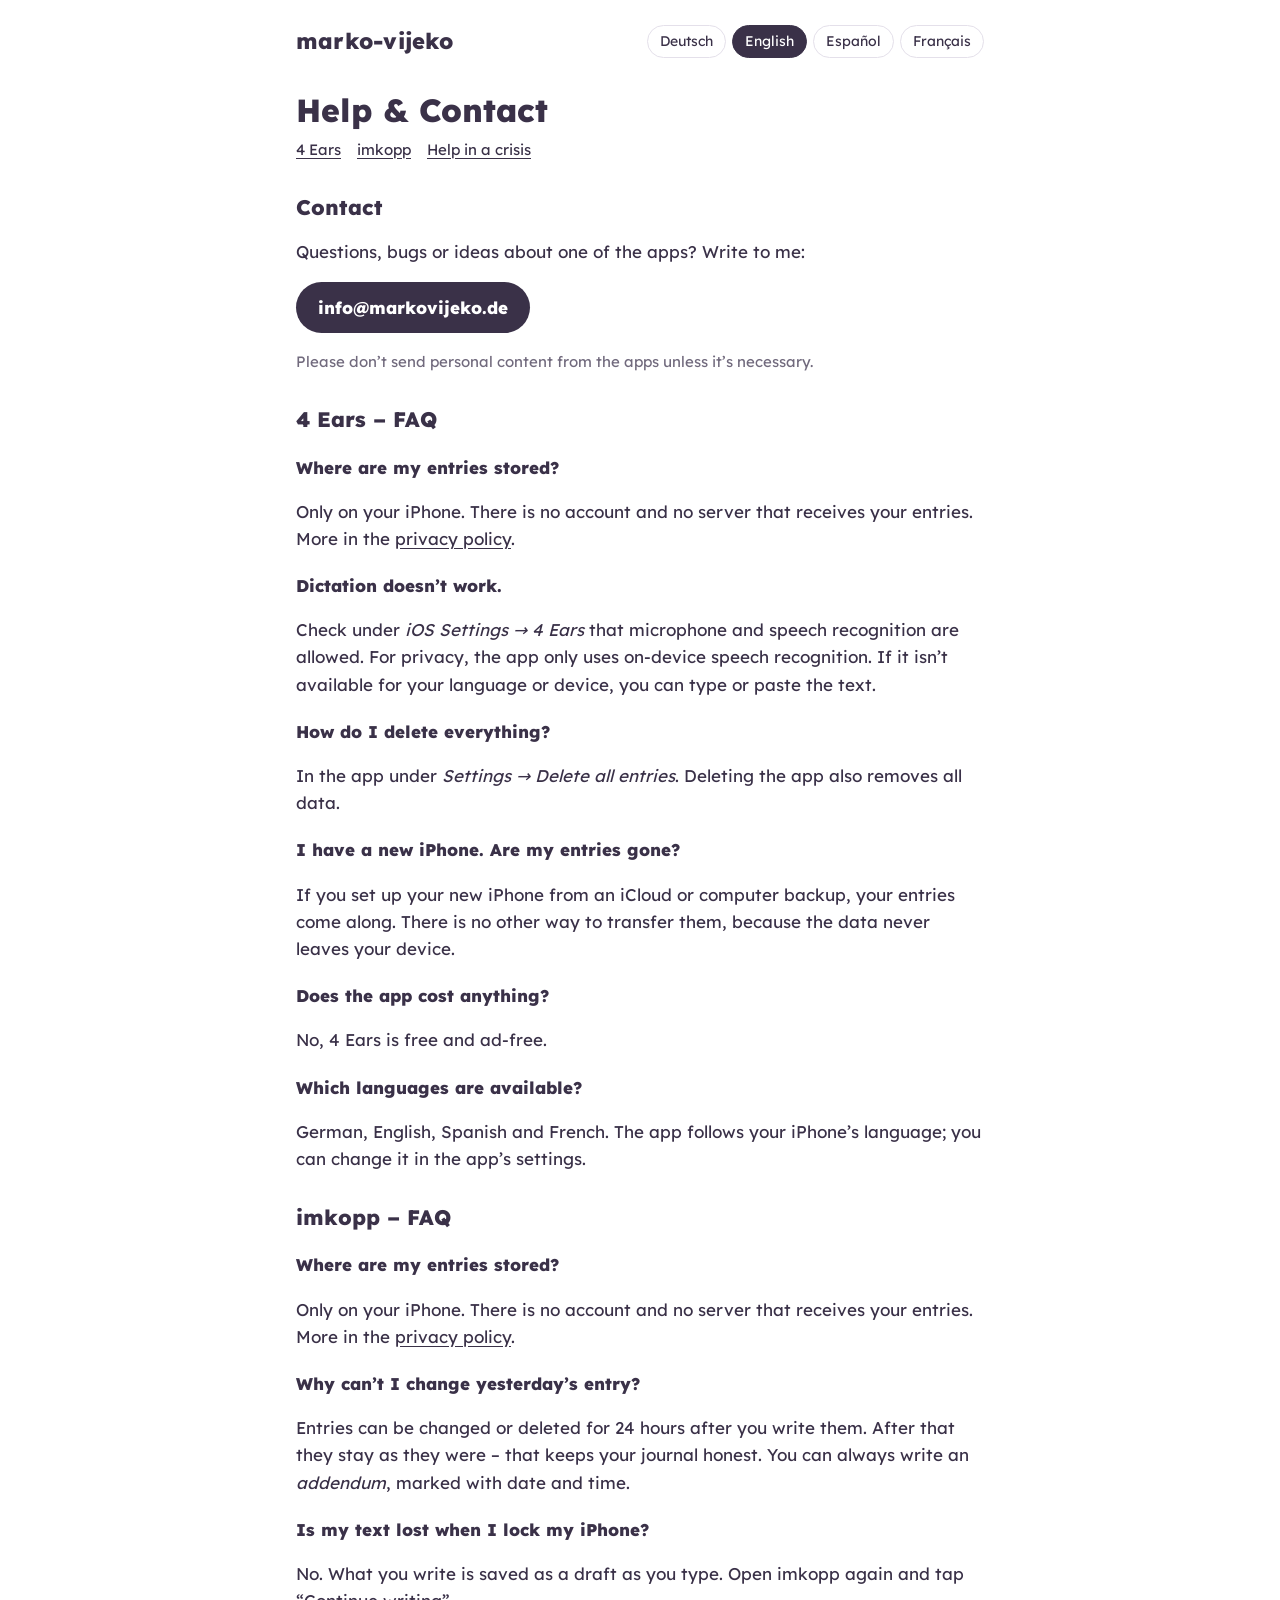
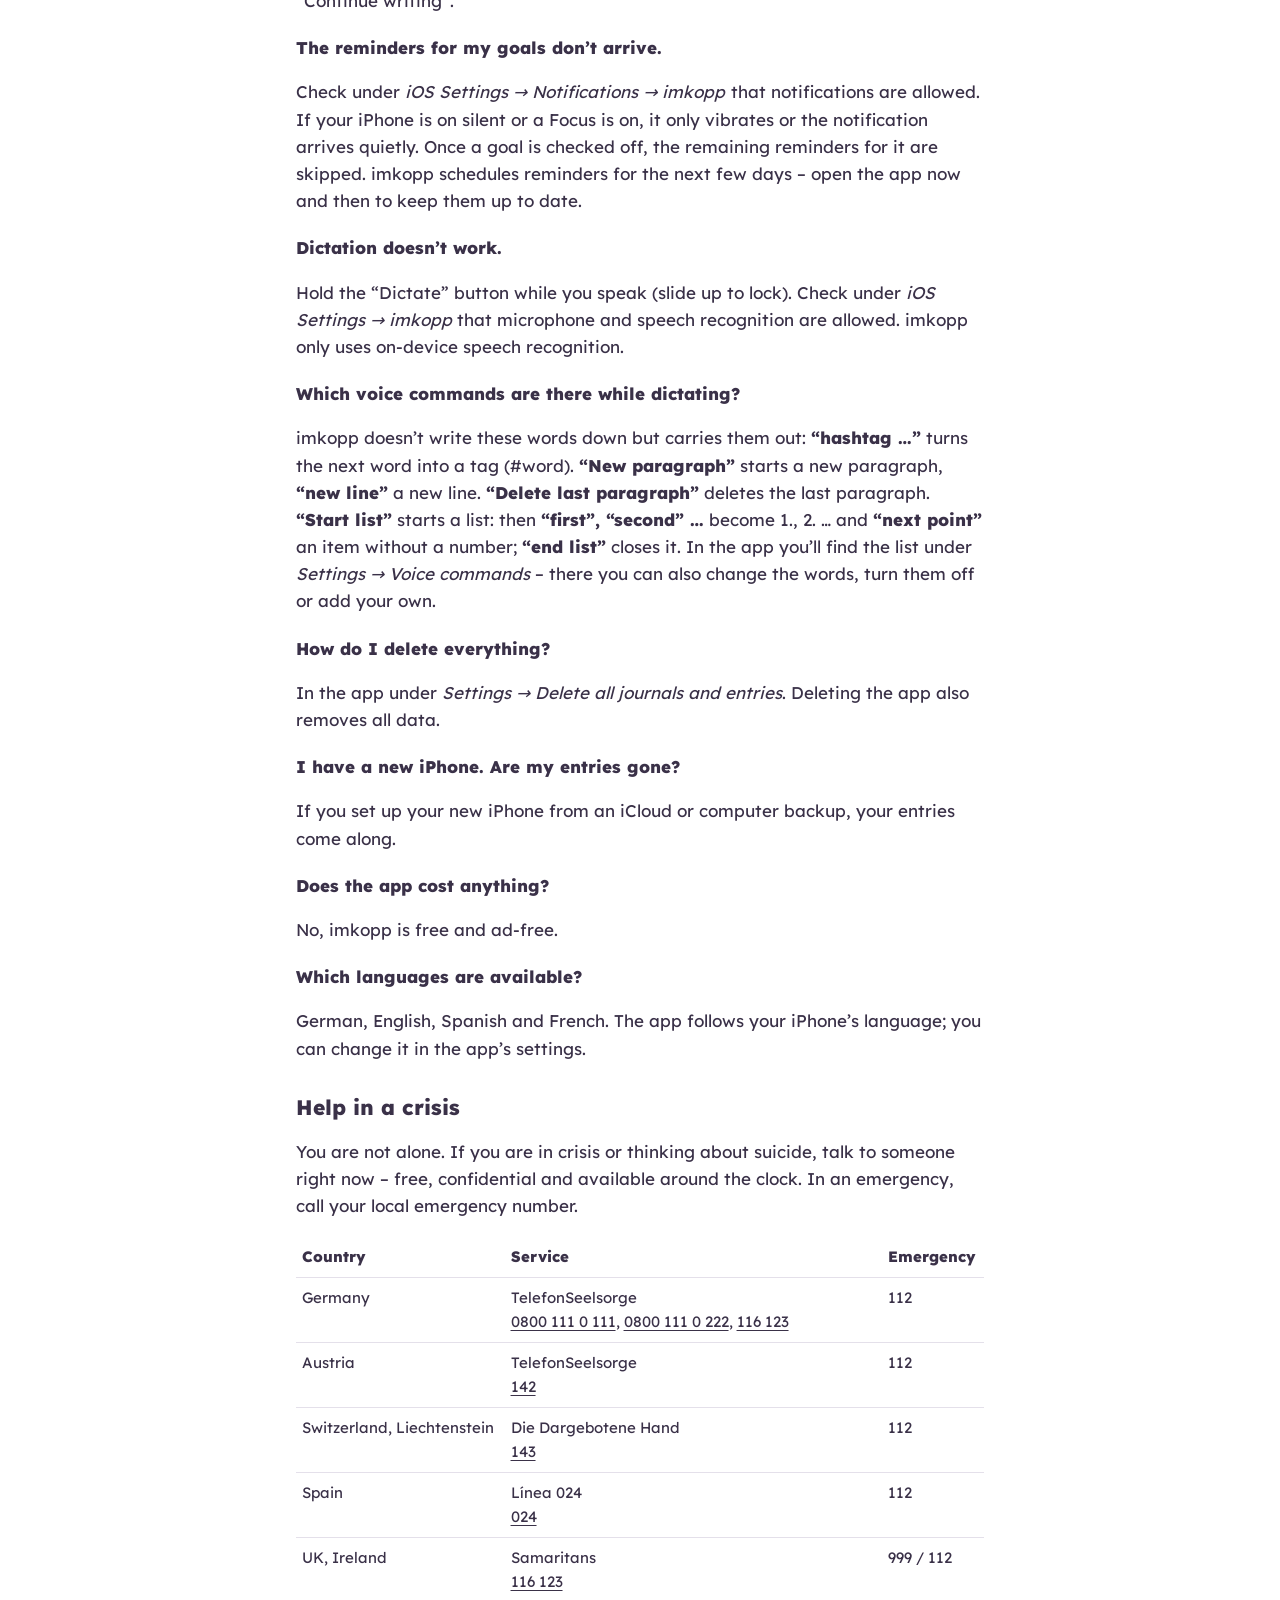
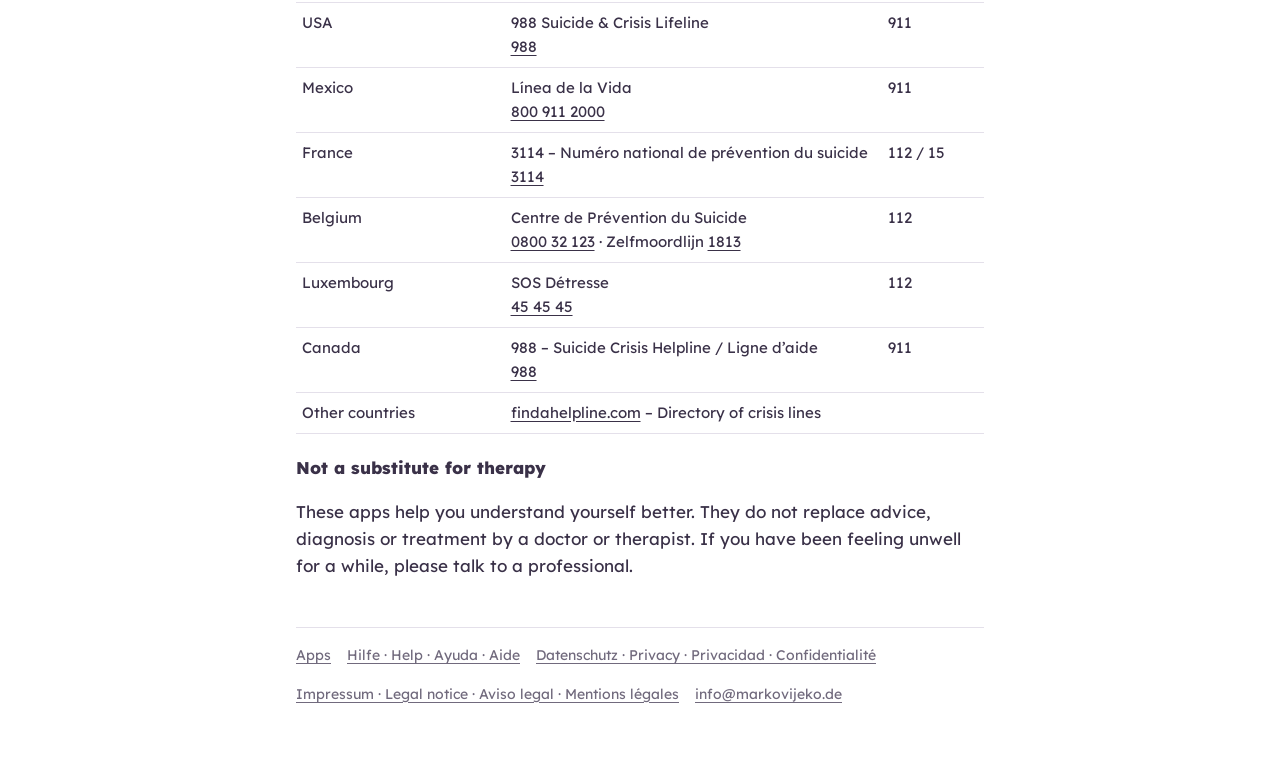
<file: hilfe.html>
<!doctype html>
<html lang="de">
<head>
<meta charset="utf-8">
<meta name="viewport" content="width=device-width, initial-scale=1">
<title>Hilfe &amp; Kontakt – marko-vijeko</title>
<meta name="description" content="Hilfe, Kontakt und Hilfe in Krisen für alle Apps von marko-vijeko.">
<link rel="stylesheet" href="seite.css">
<script src="sprache.js"></script>
</head>
<body>
<main>
  <div class="kopf">
    <a class="marke" href="./">marko-vijeko</a>
    <div class="sprachen" role="group" aria-label="Sprache / Language / Idioma / Langue">
      <button type="button" value="de" aria-pressed="false">Deutsch</button>
      <button type="button" value="en" aria-pressed="false">English</button>
      <button type="button" value="es" aria-pressed="false">Español</button>
      <button type="button" value="fr" aria-pressed="false">Français</button>
    </div>
  </div>

  <article data-lang="de" lang="de">
    <h1>Hilfe &amp; Kontakt</h1>
    <p class="inhalt"><a href="#4ears">4 Ears</a><a href="#myday">imkopp</a><a href="#krise">Hilfe in Krisen</a></p>

    <h2>Kontakt</h2>
    <p>Fragen, Fehler oder Ideen zu einer der Apps? Schreib mir:</p>
    <p><a class="knopf" href="mailto:info@markovijeko.de">info@markovijeko.de</a></p>
    <p class="klein">Bitte schick mir keine persönlichen Inhalte aus den Apps, wenn es nicht nötig ist.</p>

    <section data-anker="4ears">
      <h2>4 Ears – Häufige Fragen</h2>
      <h3>Wo werden meine Einträge gespeichert?</h3>
    <p>Nur auf deinem iPhone. Es gibt kein Konto und keinen Server, der deine Einträge bekommt. Mehr dazu in der <a href="datenschutz.html?lang=de#4ears">Datenschutzerklärung</a>.</p>
    <h3>Das Einsprechen funktioniert nicht.</h3>
    <p>Prüfe unter <i>iOS-Einstellungen → 4 Ears</i>, ob Mikrofon und Spracherkennung erlaubt sind. Aus Datenschutzgründen nutzt die App nur die Spracherkennung direkt auf dem Gerät. Steht sie für deine Sprache oder dein Gerät nicht zur Verfügung, kannst du den Text tippen oder einfügen.</p>
    <h3>Wie lösche ich alles?</h3>
    <p>In der App unter <i>Einstellungen → Alle Einträge löschen</i>. Wenn du die App löschst, sind auch alle Daten weg.</p>
    <h3>Ich habe ein neues iPhone. Sind meine Einträge weg?</h3>
    <p>Wenn du dein neues iPhone aus einem iCloud- oder Computer-Backup einrichtest, sind die Einträge dabei. Ein anderes Übertragen gibt es nicht, weil die Daten nie dein Gerät verlassen.</p>
    <h3>Kostet die App etwas?</h3>
    <p>Nein, 4 Ears ist kostenlos und ohne Werbung.</p>
    <h3>Welche Sprachen gibt es?</h3>
    <p>Deutsch, Englisch, Spanisch und Französisch. Die App richtet sich nach der Sprache deines iPhones; ändern kannst du sie in den Einstellungen der App.</p>
    </section>
    <section data-anker="myday">
      <h2>imkopp – Häufige Fragen</h2>
      <h3>Wo werden meine Einträge gespeichert?</h3>
      <p>Nur auf deinem iPhone. Es gibt kein Konto und keinen Server, der deine Einträge bekommt. Mehr dazu in der <a href="datenschutz.html?lang=de#myday">Datenschutzerklärung</a>.</p>
      <h3>Warum kann ich einen Eintrag von gestern nicht mehr ändern?</h3>
      <p>Einträge lassen sich 24 Stunden lang ab dem Schreiben ändern oder löschen. Danach bleiben sie, wie sie waren – so ist dein Journal ehrlich. Du kannst aber jederzeit einen <i>Nachtrag</i> schreiben; er wird mit Datum und Uhrzeit gekennzeichnet.</p>
      <h3>Ist mein Text weg, wenn ich das iPhone sperre?</h3>
      <p>Nein. Was du schreibst, wird laufend als Entwurf gesichert. Öffne imkopp wieder und tippe auf „Weiterschreiben“.</p>
      <h3>Die Erinnerungen an meine Ziele kommen nicht.</h3>
      <p>Prüfe unter <i>iOS-Einstellungen → Mitteilungen → imkopp</i>, ob Mitteilungen erlaubt sind. Ist dein iPhone stumm geschaltet oder ein Fokus aktiv, vibriert es nur oder die Mitteilung erscheint leise. Ist ein Ziel schon abgehakt, entfallen die restlichen Erinnerungen dafür. imkopp plant die Erinnerungen jeweils für die nächsten Tage – öffne die App ab und zu, dann bleibt alles aktuell.</p>
      <h3>Das Einsprechen funktioniert nicht.</h3>
      <p>Halte den Knopf „Einsprechen“ gedrückt, solange du sprichst (nach oben schieben rastet ein). Prüfe unter <i>iOS-Einstellungen → imkopp</i>, ob Mikrofon und Spracherkennung erlaubt sind. imkopp nutzt nur die Spracherkennung direkt auf dem Gerät.</p>
      <h3>Welche Sprachbefehle gibt es beim Einsprechen?</h3>
      <p>Diese Wörter schreibt imkopp nicht auf, sondern führt sie aus: <b>„Hashtag …“</b> macht das nächste Wort zum Schlagwort (#wort). <b>„Absatz“</b> beginnt einen neuen Absatz, <b>„neue Zeile“</b> eine neue Zeile. <b>„Letzten Absatz löschen“</b> löscht den letzten Absatz. <b>„Aufzählung beginnen“</b> startet eine Aufzählung: danach werden <b>„erstens“, „zweitens“ …</b> zu 1., 2. … und <b>„nächster Punkt“</b> zu einem Punkt ohne Nummer; <b>„Aufzählung beenden“</b> schließt sie ab. In der App findest du die Liste unter <i>Einstellungen → Sprachbefehle</i> – dort kannst du die Wörter auch ändern, abschalten oder eigene hinzufügen.</p>
      <h3>Wie lösche ich alles?</h3>
      <p>In der App unter <i>Einstellungen → Alle Journale und Einträge löschen</i>. Wenn du die App löschst, sind auch alle Daten weg.</p>
      <h3>Ich habe ein neues iPhone. Sind meine Einträge weg?</h3>
      <p>Wenn du dein neues iPhone aus einem iCloud- oder Computer-Backup einrichtest, sind die Einträge dabei.</p>
      <h3>Kostet die App etwas?</h3>
      <p>Nein, imkopp ist kostenlos und ohne Werbung.</p>
      <h3>Welche Sprachen gibt es?</h3>
      <p>Deutsch, Englisch, Spanisch und Französisch. Die App richtet sich nach der Sprache deines iPhones; ändern kannst du sie in den Einstellungen der App.</p>
    </section>
    <!-- Weitere Apps: <section data-anker="…"> … </section> -->

    <section data-anker="krise">
      <h2>Hilfe in Krisen</h2>
      <p>Du bist nicht allein. Wenn du gerade in einer Krise bist oder an Suizid denkst, sprich sofort mit jemandem – rund um die Uhr, kostenlos und anonym. Im Notfall wähle den Notruf (in Europa 112).</p>
      <table><thead><tr><th>Land</th><th>Stelle</th><th>Notruf</th></tr></thead><tbody><tr><td>Deutschland</td><td>TelefonSeelsorge<br><a href="tel:08001110111">0800&nbsp;111&nbsp;0&nbsp;111</a>, <a href="tel:08001110222">0800&nbsp;111&nbsp;0&nbsp;222</a>, <a href="tel:116123">116&nbsp;123</a></td><td>112</td></tr><tr><td>Österreich</td><td>TelefonSeelsorge<br><a href="tel:142">142</a></td><td>112</td></tr><tr><td>Schweiz, Liechtenstein</td><td>Die Dargebotene Hand<br><a href="tel:143">143</a></td><td>112</td></tr><tr><td>Spanien</td><td>Línea 024<br><a href="tel:024">024</a></td><td>112</td></tr><tr><td>Großbritannien, Irland</td><td>Samaritans<br><a href="tel:116123">116&nbsp;123</a></td><td>999 / 112</td></tr><tr><td>USA</td><td>988 Suicide &amp; Crisis Lifeline<br><a href="tel:988">988</a></td><td>911</td></tr><tr><td>Mexiko</td><td>Línea de la Vida<br><a href="tel:8009112000">800&nbsp;911&nbsp;2000</a></td><td>911</td></tr><tr><td>Frankreich</td><td>3114 – Numéro national de prévention du suicide<br><a href="tel:3114">3114</a></td><td>112 / 15</td></tr><tr><td>Belgien</td><td>Centre de Prévention du Suicide<br><a href="tel:080032123">0800&nbsp;32&nbsp;123</a> · Zelfmoordlijn <a href="tel:1813">1813</a></td><td>112</td></tr><tr><td>Luxemburg</td><td>SOS Détresse<br><a href="tel:454545">45&nbsp;45&nbsp;45</a></td><td>112</td></tr><tr><td>Kanada</td><td>988 – Suicide Crisis Helpline / Ligne d’aide<br><a href="tel:988">988</a></td><td>911</td></tr><tr><td>Andere Länder</td><td colspan="2"><a href="https://findahelpline.com">findahelpline.com</a> – Verzeichnis von Krisentelefonen</td></tr></tbody></table>
      <h3>Kein Ersatz für Therapie</h3>
      <p>Diese Apps unterstützen dich dabei, dich selbst besser zu verstehen. Sie ersetzen keine Beratung, Diagnose oder Behandlung durch Ärztinnen, Ärzte oder Psychotherapeutinnen und -therapeuten. Wenn es dir über längere Zeit nicht gut geht, sprich bitte mit einer Fachperson.</p>
    </section>
  </article>

  <article data-lang="en" lang="en">
    <h1>Help &amp; Contact</h1>
    <p class="inhalt"><a href="#4ears">4 Ears</a><a href="#myday">imkopp</a><a href="#krise">Help in a crisis</a></p>

    <h2>Contact</h2>
    <p>Questions, bugs or ideas about one of the apps? Write to me:</p>
    <p><a class="knopf" href="mailto:info@markovijeko.de">info@markovijeko.de</a></p>
    <p class="klein">Please don’t send personal content from the apps unless it’s necessary.</p>

    <section data-anker="4ears">
      <h2>4 Ears – FAQ</h2>
      <h3>Where are my entries stored?</h3>
    <p>Only on your iPhone. There is no account and no server that receives your entries. More in the <a href="datenschutz.html?lang=en#4ears">privacy policy</a>.</p>
    <h3>Dictation doesn’t work.</h3>
    <p>Check under <i>iOS Settings → 4 Ears</i> that microphone and speech recognition are allowed. For privacy, the app only uses on-device speech recognition. If it isn’t available for your language or device, you can type or paste the text.</p>
    <h3>How do I delete everything?</h3>
    <p>In the app under <i>Settings → Delete all entries</i>. Deleting the app also removes all data.</p>
    <h3>I have a new iPhone. Are my entries gone?</h3>
    <p>If you set up your new iPhone from an iCloud or computer backup, your entries come along. There is no other way to transfer them, because the data never leaves your device.</p>
    <h3>Does the app cost anything?</h3>
    <p>No, 4 Ears is free and ad-free.</p>
    <h3>Which languages are available?</h3>
    <p>German, English, Spanish and French. The app follows your iPhone’s language; you can change it in the app’s settings.</p>
    </section>
    <section data-anker="myday">
      <h2>imkopp – FAQ</h2>
      <h3>Where are my entries stored?</h3>
      <p>Only on your iPhone. There is no account and no server that receives your entries. More in the <a href="datenschutz.html?lang=en#myday">privacy policy</a>.</p>
      <h3>Why can’t I change yesterday’s entry?</h3>
      <p>Entries can be changed or deleted for 24 hours after you write them. After that they stay as they were – that keeps your journal honest. You can always write an <i>addendum</i>, marked with date and time.</p>
      <h3>Is my text lost when I lock my iPhone?</h3>
      <p>No. What you write is saved as a draft as you type. Open imkopp again and tap “Continue writing”.</p>
      <h3>The reminders for my goals don’t arrive.</h3>
      <p>Check under <i>iOS Settings → Notifications → imkopp</i> that notifications are allowed. If your iPhone is on silent or a Focus is on, it only vibrates or the notification arrives quietly. Once a goal is checked off, the remaining reminders for it are skipped. imkopp schedules reminders for the next few days – open the app now and then to keep them up to date.</p>
      <h3>Dictation doesn’t work.</h3>
      <p>Hold the “Dictate” button while you speak (slide up to lock). Check under <i>iOS Settings → imkopp</i> that microphone and speech recognition are allowed. imkopp only uses on-device speech recognition.</p>
      <h3>Which voice commands are there while dictating?</h3>
      <p>imkopp doesn’t write these words down but carries them out: <b>“hashtag …”</b> turns the next word into a tag (#word). <b>“New paragraph”</b> starts a new paragraph, <b>“new line”</b> a new line. <b>“Delete last paragraph”</b> deletes the last paragraph. <b>“Start list”</b> starts a list: then <b>“first”, “second” …</b> become 1., 2. … and <b>“next point”</b> an item without a number; <b>“end list”</b> closes it. In the app you’ll find the list under <i>Settings → Voice commands</i> – there you can also change the words, turn them off or add your own.</p>
      <h3>How do I delete everything?</h3>
      <p>In the app under <i>Settings → Delete all journals and entries</i>. Deleting the app also removes all data.</p>
      <h3>I have a new iPhone. Are my entries gone?</h3>
      <p>If you set up your new iPhone from an iCloud or computer backup, your entries come along.</p>
      <h3>Does the app cost anything?</h3>
      <p>No, imkopp is free and ad-free.</p>
      <h3>Which languages are available?</h3>
      <p>German, English, Spanish and French. The app follows your iPhone’s language; you can change it in the app’s settings.</p>
    </section>
    <!-- Weitere Apps: <section data-anker="…"> … </section> -->

    <section data-anker="krise">
      <h2>Help in a crisis</h2>
      <p>You are not alone. If you are in crisis or thinking about suicide, talk to someone right now – free, confidential and available around the clock. In an emergency, call your local emergency number.</p>
      <table><thead><tr><th>Country</th><th>Service</th><th>Emergency</th></tr></thead><tbody><tr><td>Germany</td><td>TelefonSeelsorge<br><a href="tel:08001110111">0800&nbsp;111&nbsp;0&nbsp;111</a>, <a href="tel:08001110222">0800&nbsp;111&nbsp;0&nbsp;222</a>, <a href="tel:116123">116&nbsp;123</a></td><td>112</td></tr><tr><td>Austria</td><td>TelefonSeelsorge<br><a href="tel:142">142</a></td><td>112</td></tr><tr><td>Switzerland, Liechtenstein</td><td>Die Dargebotene Hand<br><a href="tel:143">143</a></td><td>112</td></tr><tr><td>Spain</td><td>Línea 024<br><a href="tel:024">024</a></td><td>112</td></tr><tr><td>UK, Ireland</td><td>Samaritans<br><a href="tel:116123">116&nbsp;123</a></td><td>999 / 112</td></tr><tr><td>USA</td><td>988 Suicide &amp; Crisis Lifeline<br><a href="tel:988">988</a></td><td>911</td></tr><tr><td>Mexico</td><td>Línea de la Vida<br><a href="tel:8009112000">800&nbsp;911&nbsp;2000</a></td><td>911</td></tr><tr><td>France</td><td>3114 – Numéro national de prévention du suicide<br><a href="tel:3114">3114</a></td><td>112 / 15</td></tr><tr><td>Belgium</td><td>Centre de Prévention du Suicide<br><a href="tel:080032123">0800&nbsp;32&nbsp;123</a> · Zelfmoordlijn <a href="tel:1813">1813</a></td><td>112</td></tr><tr><td>Luxembourg</td><td>SOS Détresse<br><a href="tel:454545">45&nbsp;45&nbsp;45</a></td><td>112</td></tr><tr><td>Canada</td><td>988 – Suicide Crisis Helpline / Ligne d’aide<br><a href="tel:988">988</a></td><td>911</td></tr><tr><td>Other countries</td><td colspan="2"><a href="https://findahelpline.com">findahelpline.com</a> – Directory of crisis lines</td></tr></tbody></table>
      <h3>Not a substitute for therapy</h3>
      <p>These apps help you understand yourself better. They do not replace advice, diagnosis or treatment by a doctor or therapist. If you have been feeling unwell for a while, please talk to a professional.</p>
    </section>
  </article>

  <article data-lang="es" lang="es">
    <h1>Ayuda y contacto</h1>
    <p class="inhalt"><a href="#4ears">4 Ears</a><a href="#myday">imkopp</a><a href="#krise">Ayuda en una crisis</a></p>

    <h2>Contacto</h2>
    <p>¿Preguntas, errores o ideas sobre alguna de las apps? Escríbeme:</p>
    <p><a class="knopf" href="mailto:info@markovijeko.de">info@markovijeko.de</a></p>
    <p class="klein">Por favor, no envíes contenido personal de las apps si no es necesario.</p>

    <section data-anker="4ears">
      <h2>4 Ears – Preguntas frecuentes</h2>
      <h3>¿Dónde se guardan mis entradas?</h3>
    <p>Solo en tu iPhone. No hay cuenta ni servidor que reciba tus entradas. Más en la <a href="datenschutz.html?lang=es#4ears">política de privacidad</a>.</p>
    <h3>El dictado no funciona.</h3>
    <p>Comprueba en <i>Ajustes de iOS → 4 Ears</i> que el micrófono y el reconocimiento de voz estén permitidos. Por privacidad, la app solo usa el reconocimiento en el propio dispositivo. Si no está disponible para tu idioma o dispositivo, puedes escribir o pegar el texto.</p>
    <h3>¿Cómo lo borro todo?</h3>
    <p>En la app, en <i>Ajustes → Borrar todas las entradas</i>. Al eliminar la app también se borran todos los datos.</p>
    <h3>Tengo un iPhone nuevo. ¿Se han perdido mis entradas?</h3>
    <p>Si configuras el iPhone nuevo desde una copia de seguridad de iCloud o del ordenador, tus entradas vienen incluidas. No hay otra forma de transferirlas, porque los datos nunca salen de tu dispositivo.</p>
    <h3>¿Cuesta algo la app?</h3>
    <p>No, 4 Ears es gratuita y sin publicidad.</p>
    <h3>¿Qué idiomas hay?</h3>
    <p>Alemán, inglés, español y francés. La app sigue el idioma de tu iPhone; puedes cambiarlo en los ajustes de la app.</p>
    </section>
    <section data-anker="myday">
      <h2>imkopp – Preguntas frecuentes</h2>
      <h3>¿Dónde se guardan mis entradas?</h3>
      <p>Solo en tu iPhone. No hay cuenta ni servidor que reciba tus entradas. Más información en la <a href="datenschutz.html?lang=es#myday">política de privacidad</a>.</p>
      <h3>¿Por qué no puedo cambiar una entrada de ayer?</h3>
      <p>Las entradas se pueden cambiar o borrar durante 24 horas desde que las escribes. Después se quedan como estaban; así tu diario es sincero. Siempre puedes escribir una <i>nota posterior</i>, marcada con fecha y hora.</p>
      <h3>¿Se pierde mi texto si bloqueo el iPhone?</h3>
      <p>No. Lo que escribes se guarda como borrador mientras escribes. Abre imkopp de nuevo y toca «Seguir escribiendo».</p>
      <h3>No me llegan los recordatorios de mis metas.</h3>
      <p>Comprueba en <i>Ajustes de iOS → Notificaciones → imkopp</i> que las notificaciones estén permitidas. Si tu iPhone está en silencio o hay un modo de concentración activo, solo vibra o la notificación llega sin sonido. Cuando una meta está marcada como hecha, ya no llegan los demás recordatorios. imkopp programa los recordatorios para los próximos días; abre la app de vez en cuando para mantenerlos al día.</p>
      <h3>El dictado no funciona.</h3>
      <p>Mantén pulsado el botón «Dictar» mientras hablas (desliza hacia arriba para bloquear). Comprueba en <i>Ajustes de iOS → imkopp</i> que el micrófono y el reconocimiento de voz estén permitidos. imkopp solo usa el reconocimiento de voz del propio dispositivo.</p>
      <h3>¿Qué comandos de voz hay al dictar?</h3>
      <p>imkopp no escribe estas palabras, sino que las ejecuta: <b>«almohadilla …»</b> convierte la siguiente palabra en etiqueta (#palabra). <b>«Nuevo párrafo»</b> empieza un párrafo nuevo, <b>«nueva línea»</b> una línea nueva. <b>«Borrar último párrafo»</b> borra el último párrafo. <b>«Empezar lista»</b> inicia una lista: después <b>«primero», «segundo»…</b> se convierten en 1., 2.… y <b>«siguiente punto»</b> en un punto sin número; <b>«terminar lista»</b> la cierra. En la app encontrarás la lista en <i>Ajustes → Comandos de voz</i>; allí también puedes cambiar las palabras, desactivarlas o añadir las tuyas.</p>
      <h3>¿Cómo lo borro todo?</h3>
      <p>En la app, en <i>Ajustes → Borrar todos los diarios y entradas</i>. Si eliminas la app, también se borran todos los datos.</p>
      <h3>Tengo un iPhone nuevo. ¿He perdido mis entradas?</h3>
      <p>Si configuras el iPhone nuevo con una copia de seguridad de iCloud o del ordenador, tus entradas estarán ahí.</p>
      <h3>¿Cuesta algo la app?</h3>
      <p>No, imkopp es gratuita y sin publicidad.</p>
      <h3>¿Qué idiomas hay?</h3>
      <p>Alemán, inglés, español y francés. La app sigue el idioma de tu iPhone; puedes cambiarlo en los ajustes de la app.</p>
    </section>
    <!-- Weitere Apps: <section data-anker="…"> … </section> -->

    <section data-anker="krise">
      <h2>Ayuda en una crisis</h2>
      <p>No estás solo/a. Si estás pasando por una crisis o piensas en el suicidio, habla con alguien ahora mismo: es gratuito, confidencial y está disponible las 24 horas. En caso de emergencia, llama al número de emergencias (en Europa, 112; en México y EE. UU., 911).</p>
      <table><thead><tr><th>País</th><th>Servicio</th><th>Emergencias</th></tr></thead><tbody><tr><td>Alemania</td><td>TelefonSeelsorge<br><a href="tel:08001110111">0800&nbsp;111&nbsp;0&nbsp;111</a>, <a href="tel:08001110222">0800&nbsp;111&nbsp;0&nbsp;222</a>, <a href="tel:116123">116&nbsp;123</a></td><td>112</td></tr><tr><td>Austria</td><td>TelefonSeelsorge<br><a href="tel:142">142</a></td><td>112</td></tr><tr><td>Suiza, Liechtenstein</td><td>Die Dargebotene Hand<br><a href="tel:143">143</a></td><td>112</td></tr><tr><td>España</td><td>Línea 024<br><a href="tel:024">024</a></td><td>112</td></tr><tr><td>Reino Unido, Irlanda</td><td>Samaritans<br><a href="tel:116123">116&nbsp;123</a></td><td>999 / 112</td></tr><tr><td>EE. UU.</td><td>988 Suicide &amp; Crisis Lifeline<br><a href="tel:988">988</a></td><td>911</td></tr><tr><td>México</td><td>Línea de la Vida<br><a href="tel:8009112000">800&nbsp;911&nbsp;2000</a></td><td>911</td></tr><tr><td>Francia</td><td>3114 – Numéro national de prévention du suicide<br><a href="tel:3114">3114</a></td><td>112 / 15</td></tr><tr><td>Bélgica</td><td>Centre de Prévention du Suicide<br><a href="tel:080032123">0800&nbsp;32&nbsp;123</a> · Zelfmoordlijn <a href="tel:1813">1813</a></td><td>112</td></tr><tr><td>Luxemburgo</td><td>SOS Détresse<br><a href="tel:454545">45&nbsp;45&nbsp;45</a></td><td>112</td></tr><tr><td>Canadá</td><td>988 – Suicide Crisis Helpline / Ligne d’aide<br><a href="tel:988">988</a></td><td>911</td></tr><tr><td>Otros países</td><td colspan="2"><a href="https://findahelpline.com">findahelpline.com</a> – Directorio de líneas de crisis</td></tr></tbody></table>
      <h3>No sustituye la terapia</h3>
      <p>Estas apps te ayudan a entenderte mejor. No sustituyen el consejo, el diagnóstico ni el tratamiento de un médico o psicoterapeuta. Si llevas tiempo sin sentirte bien, habla con un profesional.</p>
    </section>
  </article>


  <article data-lang="fr" lang="fr">
    <h1>Aide &amp; contact</h1>
    <p class="inhalt"><a href="#4ears">4 Ears</a><a href="#myday">imkopp</a><a href="#krise">Aide en cas de crise</a></p>

    <h2>Contact</h2>
    <p>Des questions, des bugs ou des idées sur l’une des apps ? Écris-moi :</p>
    <p><a class="knopf" href="mailto:info@markovijeko.de">info@markovijeko.de</a></p>
    <p class="klein">Merci de ne pas envoyer de contenus personnels des apps, sauf si c’est nécessaire.</p>

    <section data-anker="4ears">
      <h2>4 Ears – FAQ</h2>
      <h3>Où sont enregistrées mes entrées ?</h3>
      <p>Uniquement sur ton iPhone. Il n’y a ni compte ni serveur qui reçoit tes entrées. Plus d’informations dans la <a href="datenschutz.html?lang=fr#4ears">politique de confidentialité</a>.</p>
      <h3>La dictée ne fonctionne pas.</h3>
      <p>Vérifie sous <i>Réglages iOS → 4 Ears</i> que le micro et la reconnaissance vocale sont autorisés. Pour protéger ta vie privée, l’app n’utilise que la reconnaissance vocale sur l’appareil. Si elle n’est pas disponible pour ta langue ou ton appareil, tu peux taper ou coller le texte.</p>
      <h3>Comment tout supprimer ?</h3>
      <p>Dans l’app sous <i>Réglages → Supprimer toutes les entrées</i>. Supprimer l’app efface aussi toutes les données.</p>
      <h3>J’ai un nouvel iPhone. Mes entrées sont-elles perdues ?</h3>
      <p>Si tu configures ton nouvel iPhone à partir d’une sauvegarde iCloud ou sur ordinateur, tes entrées suivent. Il n’y a pas d’autre moyen de les transférer, car les données ne quittent jamais ton appareil.</p>
      <h3>L’app est-elle payante ?</h3>
      <p>Non, 4 Ears est gratuite et sans publicité.</p>
      <h3>Quelles langues sont disponibles ?</h3>
      <p>Allemand, anglais, espagnol et français. L’app suit la langue de ton iPhone ; tu peux la changer dans les réglages de l’app.</p>
    </section>
    <section data-anker="myday">
      <h2>imkopp – FAQ</h2>
      <h3>Où sont enregistrées mes entrées ?</h3>
      <p>Uniquement sur ton iPhone. Il n’y a ni compte ni serveur qui reçoit tes entrées. Plus d’informations dans la <a href="datenschutz.html?lang=fr#myday">politique de confidentialité</a>.</p>
      <h3>Pourquoi ne puis-je pas modifier l’entrée d’hier ?</h3>
      <p>Les entrées peuvent être modifiées ou supprimées pendant 24 heures après leur écriture. Ensuite, elles restent telles quelles – ton journal reste ainsi honnête. Tu peux toujours écrire un <i>complément</i>, daté et horodaté.</p>
      <h3>Mon texte est-il perdu si je verrouille mon iPhone ?</h3>
      <p>Non. Ce que tu écris est enregistré comme brouillon au fur et à mesure. Rouvre imkopp et touche « Continuer à écrire ».</p>
      <h3>Les rappels de mes objectifs n’arrivent pas.</h3>
      <p>Vérifie sous <i>Réglages iOS → Notifications → imkopp</i> que les notifications sont autorisées. Si ton iPhone est en mode silencieux ou si un mode de concentration est actif, il vibre seulement ou la notification arrive discrètement. Une fois un objectif coché, ses rappels restants sont annulés. imkopp planifie les rappels pour les prochains jours – ouvre l’app de temps en temps pour qu’ils restent à jour.</p>
      <h3>La dictée ne fonctionne pas.</h3>
      <p>Maintiens le bouton « Dicter » pendant que tu parles (glisse vers le haut pour verrouiller). Vérifie sous <i>Réglages iOS → imkopp</i> que le micro et la reconnaissance vocale sont autorisés. imkopp n’utilise que la reconnaissance vocale sur l’appareil.</p>
      <h3>Quelles commandes vocales existent pendant la dictée ?</h3>
      <p>imkopp n’écrit pas ces mots mais les exécute : <b>« hashtag … »</b> ou <b>« dièse … »</b> transforme le mot suivant en mot-clé (#mot). <b>« Nouveau paragraphe »</b> commence un nouveau paragraphe, <b>« à la ligne »</b> ou <b>« nouvelle ligne »</b> une nouvelle ligne. <b>« Supprimer le dernier paragraphe »</b> supprime le dernier paragraphe. <b>« Commencer une liste »</b> commence une liste : ensuite <b>« premièrement », « deuxièmement » …</b> deviennent 1., 2. … et <b>« point suivant »</b> un élément sans numéro ; <b>« terminer la liste »</b> la ferme. Dans l’app, tu trouves la liste sous <i>Réglages → Commandes vocales</i> – tu peux aussi y modifier les mots, les désactiver ou ajouter les tiens.</p>
      <h3>Comment tout supprimer ?</h3>
      <p>Dans l’app sous <i>Réglages → Supprimer tous les journaux et entrées</i>. Supprimer l’app efface aussi toutes les données.</p>
      <h3>J’ai un nouvel iPhone. Mes entrées sont-elles perdues ?</h3>
      <p>Si tu configures ton nouvel iPhone à partir d’une sauvegarde iCloud ou sur ordinateur, tes entrées suivent.</p>
      <h3>L’app est-elle payante ?</h3>
      <p>Non, imkopp est gratuite et sans publicité.</p>
      <h3>Quelles langues sont disponibles ?</h3>
      <p>Allemand, anglais, espagnol et français. L’app suit la langue de ton iPhone ; tu peux la changer dans les réglages de l’app.</p>
    </section>
    <!-- Weitere Apps: <section data-anker="…"> … </section> -->

    <section data-anker="krise">
      <h2>Aide en cas de crise</h2>
      <p>Tu n’es pas seul·e. Si tu traverses une crise ou penses au suicide, parles-en à quelqu’un dès maintenant – gratuitement, confidentiellement et à toute heure. En cas d’urgence, appelle le numéro d’urgence local.</p>
      <table><thead><tr><th>Pays</th><th>Service</th><th>Urgences</th></tr></thead><tbody><tr><td>Allemagne</td><td>TelefonSeelsorge<br><a href="tel:08001110111">0800&nbsp;111&nbsp;0&nbsp;111</a>, <a href="tel:08001110222">0800&nbsp;111&nbsp;0&nbsp;222</a>, <a href="tel:116123">116&nbsp;123</a></td><td>112</td></tr><tr><td>Autriche</td><td>TelefonSeelsorge<br><a href="tel:142">142</a></td><td>112</td></tr><tr><td>Suisse, Liechtenstein</td><td>La Main Tendue<br><a href="tel:143">143</a></td><td>112</td></tr><tr><td>Espagne</td><td>Línea 024<br><a href="tel:024">024</a></td><td>112</td></tr><tr><td>Royaume-Uni, Irlande</td><td>Samaritans<br><a href="tel:116123">116&nbsp;123</a></td><td>999 / 112</td></tr><tr><td>États-Unis</td><td>988 Suicide &amp; Crisis Lifeline<br><a href="tel:988">988</a></td><td>911</td></tr><tr><td>Mexique</td><td>Línea de la Vida<br><a href="tel:8009112000">800&nbsp;911&nbsp;2000</a></td><td>911</td></tr><tr><td>France</td><td>3114 – Numéro national de prévention du suicide<br><a href="tel:3114">3114</a></td><td>112 / 15</td></tr><tr><td>Belgique</td><td>Centre de Prévention du Suicide<br><a href="tel:080032123">0800&nbsp;32&nbsp;123</a> · Zelfmoordlijn <a href="tel:1813">1813</a></td><td>112</td></tr><tr><td>Luxembourg</td><td>SOS Détresse<br><a href="tel:454545">45&nbsp;45&nbsp;45</a></td><td>112</td></tr><tr><td>Canada</td><td>988 – Suicide Crisis Helpline / Ligne d’aide<br><a href="tel:988">988</a></td><td>911</td></tr><tr><td>Autres pays</td><td colspan="2"><a href="https://findahelpline.com">findahelpline.com</a> – Annuaire des lignes d’écoute</td></tr></tbody></table>
      <h3>Ne remplace pas une thérapie</h3>
      <p>Ces apps t’aident à mieux te comprendre. Elles ne remplacent pas les conseils, le diagnostic ou le traitement d’un médecin ou d’un thérapeute. Si tu ne vas pas bien depuis un moment, parles-en à un professionnel.</p>
    </section>
  </article>
  <footer>
    <a href="./">Apps</a>
    <a href="hilfe.html">Hilfe · Help · Ayuda · Aide</a>
    <a href="datenschutz.html">Datenschutz · Privacy · Privacidad · Confidentialité</a>
    <a href="impressum.html">Impressum · Legal notice · Aviso legal · Mentions légales</a>
    <a href="mailto:info@markovijeko.de">info@markovijeko.de</a>
  </footer>
</main>
</body>
</html>
</file>
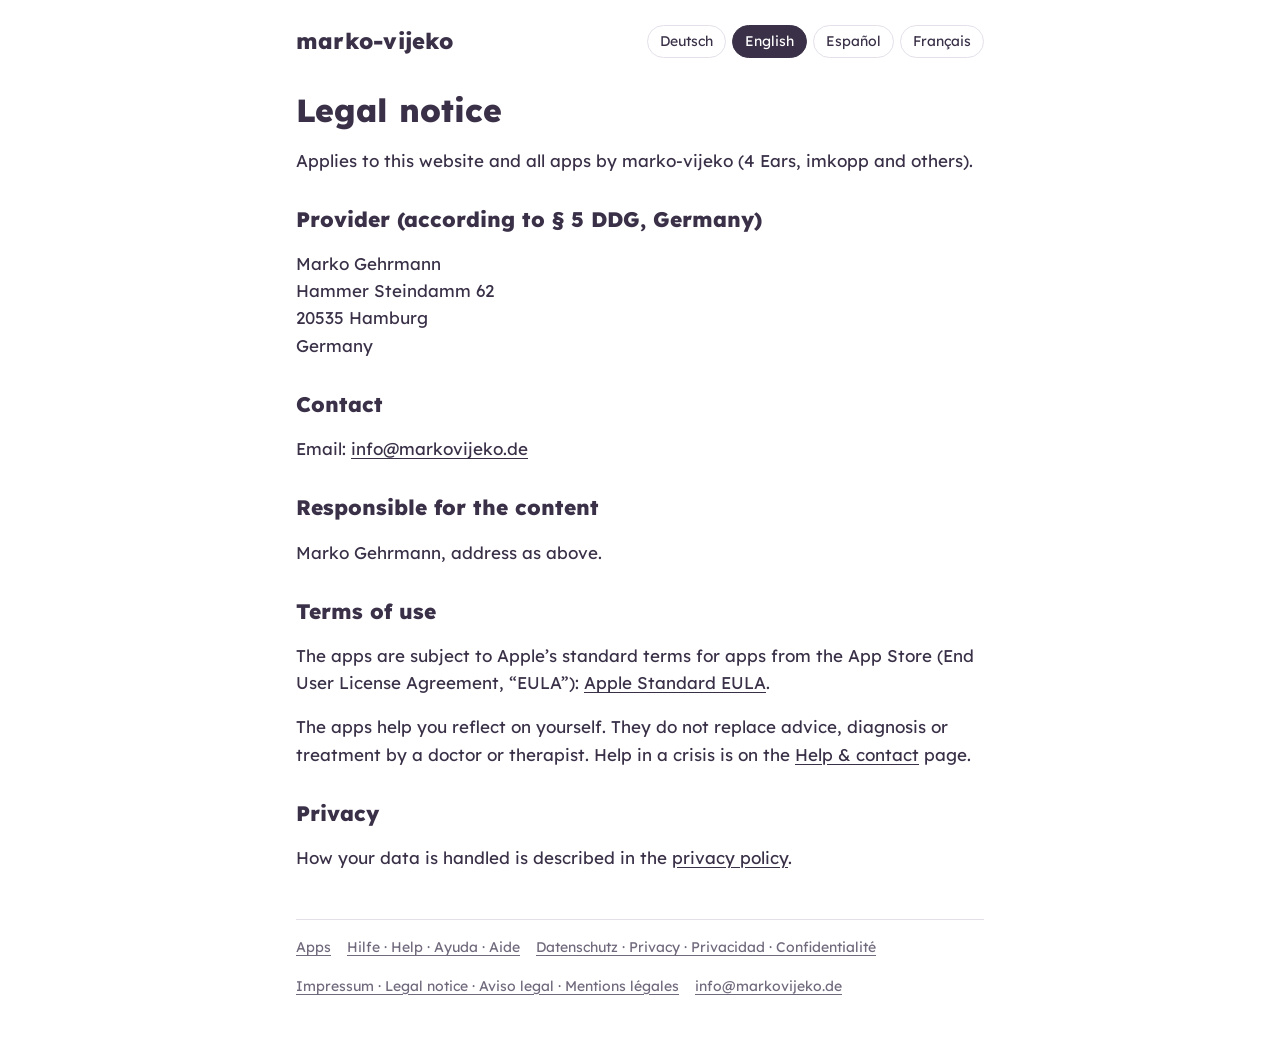
<file: impressum.html>
<!doctype html>
<!-- Impressum für alle Apps von marko-vijeko (Pflichtangaben nach deutschem Recht: wer die Apps anbietet und
     wie man ihn erreicht). Nur auf Deutsch, weil die Pflicht für Deutschland gilt; Aussehen aus seite.css. -->
<html lang="de">
<head>
<meta charset="utf-8">
<meta name="viewport" content="width=device-width, initial-scale=1">
<title>Impressum – marko-vijeko</title>
<meta name="description" content="Impressum und Nutzungsbedingungen für alle Apps von marko-vijeko.">
<link rel="stylesheet" href="seite.css">
<script src="sprache.js"></script>
</head>
<body>
<main>
  <div class="kopf">
    <a class="marke" href="./">marko-vijeko</a>
    <div class="sprachen" role="group" aria-label="Sprache / Language / Idioma / Langue">
      <button type="button" value="de" aria-pressed="false">Deutsch</button>
      <button type="button" value="en" aria-pressed="false">English</button>
      <button type="button" value="es" aria-pressed="false">Español</button>
      <button type="button" value="fr" aria-pressed="false">Français</button>
    </div>
  </div>

  <article data-lang="de" lang="de">
    <h1>Impressum</h1>
    <p>Gilt für diese Webseite und alle Apps von marko-vijeko (4 Ears, imkopp und weitere).</p>
    <h2>Angaben gemäß § 5 DDG</h2>
    <p>Marko Gehrmann<br>Hammer Steindamm 62<br>20535 Hamburg<br>Deutschland</p>
    <h2>Kontakt</h2>
    <p>E-Mail: <a href="mailto:info@markovijeko.de">info@markovijeko.de</a></p>
    <h2>Verantwortlich für den Inhalt</h2>
    <p>Marko Gehrmann, Anschrift wie oben.</p>
    <section data-anker="nutzung">
      <h2>Nutzungsbedingungen</h2>
      <p>Für die Apps gelten die Standard-Nutzungsbedingungen von Apple für Apps aus dem App Store (Lizenzvertrag für Endnutzer, „EULA“): <a href="https://www.apple.com/legal/internet-services/itunes/dev/stdeula/">Apple-Standard-EULA</a>.</p>
      <p>Die Apps helfen beim Nachdenken über dich selbst. Sie ersetzen keine Beratung, Diagnose oder Behandlung durch eine Ärztin, einen Arzt oder Therapeut:innen. Hilfe in Krisen findest du auf der Seite <a href="hilfe.html?lang=de#krise">Hilfe &amp; Kontakt</a>.</p>
    </section>
    <h2>Datenschutz</h2>
    <p>Wie mit deinen Daten umgegangen wird, steht in der <a href="datenschutz.html?lang=de">Datenschutzerklärung</a>.</p>
  </article>
  <article data-lang="en" lang="en">
    <h1>Legal notice</h1>
    <p>Applies to this website and all apps by marko-vijeko (4 Ears, imkopp and others).</p>
    <h2>Provider (according to § 5 DDG, Germany)</h2>
    <p>Marko Gehrmann<br>Hammer Steindamm 62<br>20535 Hamburg<br>Germany</p>
    <h2>Contact</h2>
    <p>Email: <a href="mailto:info@markovijeko.de">info@markovijeko.de</a></p>
    <h2>Responsible for the content</h2>
    <p>Marko Gehrmann, address as above.</p>
    <section data-anker="nutzung">
      <h2>Terms of use</h2>
      <p>The apps are subject to Apple’s standard terms for apps from the App Store (End User License Agreement, “EULA”): <a href="https://www.apple.com/legal/internet-services/itunes/dev/stdeula/">Apple Standard EULA</a>.</p>
      <p>The apps help you reflect on yourself. They do not replace advice, diagnosis or treatment by a doctor or therapist. Help in a crisis is on the <a href="hilfe.html?lang=en#krise">Help &amp; contact</a> page.</p>
    </section>
    <h2>Privacy</h2>
    <p>How your data is handled is described in the <a href="datenschutz.html?lang=en">privacy policy</a>.</p>
  </article>
  <article data-lang="es" lang="es">
    <h1>Aviso legal</h1>
    <p>Se aplica a esta web y a todas las apps de marko-vijeko (4 Ears, imkopp y otras).</p>
    <h2>Responsable (según el § 5 DDG, Alemania)</h2>
    <p>Marko Gehrmann<br>Hammer Steindamm 62<br>20535 Hamburg<br>Alemania</p>
    <h2>Contacto</h2>
    <p>Correo: <a href="mailto:info@markovijeko.de">info@markovijeko.de</a></p>
    <h2>Responsable del contenido</h2>
    <p>Marko Gehrmann, dirección como arriba.</p>
    <section data-anker="nutzung">
      <h2>Condiciones de uso</h2>
      <p>Las apps se rigen por las condiciones estándar de Apple para apps del App Store (contrato de licencia de usuario final, «EULA»): <a href="https://www.apple.com/legal/internet-services/itunes/dev/stdeula/">EULA estándar de Apple</a>.</p>
      <p>Las apps te ayudan a reflexionar sobre ti. No sustituyen el asesoramiento, el diagnóstico ni el tratamiento por parte de un médico o terapeuta. La ayuda en crisis está en la página <a href="hilfe.html?lang=es#krise">Ayuda y contacto</a>.</p>
    </section>
    <h2>Privacidad</h2>
    <p>Cómo se tratan tus datos se explica en la <a href="datenschutz.html?lang=es">política de privacidad</a>.</p>
  </article>
  <article data-lang="fr" lang="fr">
    <h1>Mentions légales</h1>
    <p>S’applique à ce site et à toutes les apps de marko-vijeko (4 Ears, imkopp et autres).</p>
    <h2>Éditeur (selon le § 5 DDG, Allemagne)</h2>
    <p>Marko Gehrmann<br>Hammer Steindamm 62<br>20535 Hamburg<br>Allemagne</p>
    <h2>Contact</h2>
    <p>E-mail : <a href="mailto:info@markovijeko.de">info@markovijeko.de</a></p>
    <h2>Responsable du contenu</h2>
    <p>Marko Gehrmann, adresse ci-dessus.</p>
    <section data-anker="nutzung">
      <h2>Conditions d’utilisation</h2>
      <p>Les apps sont soumises aux conditions standard d’Apple pour les apps de l’App Store (contrat de licence utilisateur final, « EULA ») : <a href="https://www.apple.com/legal/internet-services/itunes/dev/stdeula/">EULA standard d’Apple</a>.</p>
      <p>Les apps t’aident à réfléchir sur toi-même. Elles ne remplacent ni le conseil, ni le diagnostic, ni le traitement par un médecin ou un thérapeute. L’aide en cas de crise se trouve sur la page <a href="hilfe.html?lang=fr#krise">Aide et contact</a>.</p>
    </section>
    <h2>Confidentialité</h2>
    <p>La façon dont tes données sont traitées est décrite dans la <a href="datenschutz.html?lang=fr">politique de confidentialité</a>.</p>
  </article>
  <footer>
    <a href="./">Apps</a>
    <a href="hilfe.html">Hilfe · Help · Ayuda · Aide</a>
    <a href="datenschutz.html">Datenschutz · Privacy · Privacidad · Confidentialité</a>
    <a href="impressum.html">Impressum · Legal notice · Aviso legal · Mentions légales</a>
    <a href="mailto:info@markovijeko.de">info@markovijeko.de</a>
  </footer>
</main>
</body>
</html>
</file>
<file: seite.css>
/* Apps von marko-vijeko – gemeinsame Seiten (Übersicht, Hilfe, Datenschutz). Schrift liegt lokal, keine externen Aufrufe. */
@font-face { font-family: Lexend; font-weight: 400; src: url(fonts/Lexend_400Regular.ttf) format('truetype'); font-display: swap; }
@font-face { font-family: Lexend; font-weight: 800; src: url(fonts/Lexend_800ExtraBold.ttf) format('truetype'); font-display: swap; }

:root {
  --bg: #FFFFFF; --fg: #3A3148; --muted: #716A7D; --line: #E4E0EA; --card: #F3F1F6;
  --sach: #E3EEFB; --selbst: #E1F3E7; --bez: #FFF2D9; --appell: #FBE3E8;
  color-scheme: light dark;
}
@media (prefers-color-scheme: dark) {
  :root { --bg: #15121B; --fg: #EDE9F3; --muted: #A49DAF; --line: #2E2938; --card: #201C28;
    --sach: #232C3B; --selbst: #20302A; --bez: #33301F; --appell: #352329; }
}
* { box-sizing: border-box; }
body { margin: 0; background: var(--bg); color: var(--fg); font: 400 17px/1.6 Lexend, system-ui, sans-serif; }
main { max-width: 720px; margin: 0 auto; padding: 24px 16px 64px; }
a { color: inherit; text-underline-offset: 3px; }

.kopf { display: flex; align-items: center; justify-content: space-between; gap: 12px; flex-wrap: wrap; }
.marke { text-decoration: none; font-weight: 800; font-size: 22px; letter-spacing: .01em; }
.sprachen { display: flex; gap: 6px; }
.sprachen button { font: inherit; font-size: 14px; color: var(--fg); background: transparent; border: 1.5px solid var(--line); border-radius: 999px; padding: 4px 12px; cursor: pointer; }
.sprachen button[aria-pressed="true"] { background: var(--fg); color: var(--bg); border-color: var(--fg); }

h1 { font-weight: 800; font-size: 32px; line-height: 1.2; margin: 32px 0 8px; }
h2 { font-weight: 800; font-size: 21px; line-height: 1.3; margin: 32px 0 8px; }
.stand, .klein { color: var(--muted); font-size: 15px; }
.kurz { background: var(--card); border-radius: 20px; padding: 16px 20px; margin: 20px 0; }
.kurz p { margin: 0; }
.ohren { display: grid; grid-template-columns: 1fr 1fr; gap: 8px; margin: 20px 0; }
.ohren div { border-radius: 18px; padding: 12px 14px; font-size: 15px; }
.ohren b { display: block; font-weight: 800; }
.knopf { display: inline-block; font-weight: 800; background: var(--fg); color: var(--bg); text-decoration: none; border-radius: 999px; padding: 12px 22px; }
footer { margin-top: 48px; padding-top: 16px; border-top: 1px solid var(--line); color: var(--muted); font-size: 14px; display: flex; gap: 16px; flex-wrap: wrap; }

/* Sprachen: ohne JavaScript sind alle sichtbar, mit JavaScript nur die gewählte */
.js [data-lang]:not(.aktiv) { display: none; }
h3 { font-weight: 800; font-size: 17px; margin: 20px 0 4px; }

.apps { display: grid; gap: 12px; margin: 20px 0; }
.app { background: var(--card); border-radius: 20px; padding: 16px 20px; }
.app h2 { margin: 0 0 4px; }
.app p { margin: 4px 0; }
.app nav { display: flex; gap: 16px; flex-wrap: wrap; font-size: 15px; margin-top: 8px; }
.inhalt { display: flex; gap: 8px 16px; flex-wrap: wrap; font-size: 15px; margin: 8px 0 0; }
table { border-collapse: collapse; width: 100%; font-size: 15px; margin: 12px 0; }
th, td { text-align: left; padding: 8px 6px; border-bottom: 1px solid var(--line); vertical-align: top; }
th { font-weight: 800; }
section[data-anker] { scroll-margin-top: 16px; }
</file>
